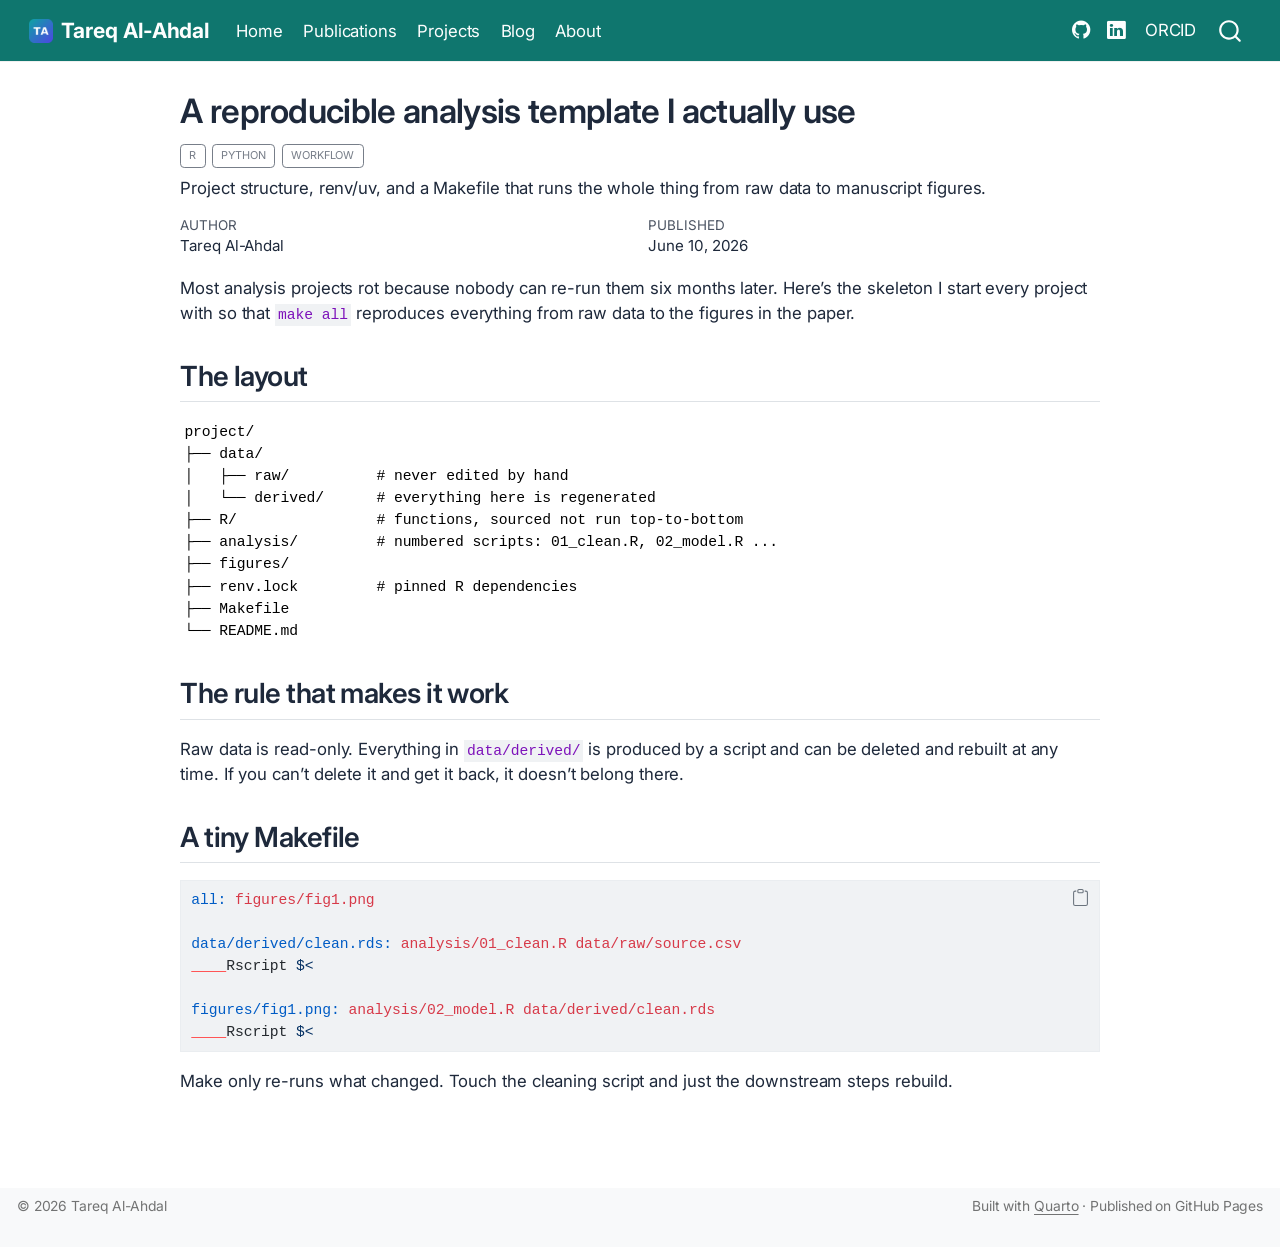
<file: posts/welcome/index.html>
<!DOCTYPE html>
<html xmlns="http://www.w3.org/1999/xhtml" lang="en" xml:lang="en"><head>

<meta charset="utf-8">
<meta name="generator" content="quarto-1.9.38">

<meta name="viewport" content="width=device-width, initial-scale=1.0, user-scalable=yes">

<meta name="author" content="Tareq Al-Ahdal">
<meta name="dcterms.date" content="2026-06-10">
<meta name="description" content="Project structure, renv/uv, and a Makefile that runs the whole thing from raw data to manuscript figures.">

<title>A reproducible analysis template I actually use – Tareq Al-Ahdal</title>
<style>
/* Default styles provided by pandoc.
** See https://pandoc.org/MANUAL.html#variables-for-html for config info.
*/
code{white-space: pre-wrap;}
span.smallcaps{font-variant: small-caps;}
div.columns{display: flex; gap: min(4vw, 1.5em);}
div.column{flex: auto; overflow-x: auto;}
div.hanging-indent{margin-left: 1.5em; text-indent: -1.5em;}
ul.task-list{list-style: none;}
ul.task-list li input[type="checkbox"] {
  width: 0.8em;
  margin: 0 0.8em 0.2em -1em; /* quarto-specific, see https://github.com/quarto-dev/quarto-cli/issues/4556 */ 
  vertical-align: middle;
}
/* CSS for syntax highlighting */
html { -webkit-text-size-adjust: 100%; }
pre > code.sourceCode { white-space: pre; position: relative; }
pre > code.sourceCode > span { display: inline-block; line-height: 1.25; }
pre > code.sourceCode > span:empty { height: 1.2em; }
.sourceCode { overflow: visible; }
code.sourceCode > span { color: inherit; text-decoration: inherit; }
div.sourceCode { margin: 1em 0; }
pre.sourceCode { margin: 0; }
@media screen {
div.sourceCode { overflow: auto; }
}
@media print {
pre > code.sourceCode { white-space: pre-wrap; }
pre > code.sourceCode > span { text-indent: -5em; padding-left: 5em; }
}
pre.numberSource code
  { counter-reset: source-line 0; }
pre.numberSource code > span
  { position: relative; left: -4em; counter-increment: source-line; }
pre.numberSource code > span > a:first-child::before
  { content: counter(source-line);
    position: relative; left: -1em; text-align: right; vertical-align: baseline;
    border: none; display: inline-block;
    -webkit-touch-callout: none; -webkit-user-select: none;
    -khtml-user-select: none; -moz-user-select: none;
    -ms-user-select: none; user-select: none;
    padding: 0 4px; width: 4em;
  }
pre.numberSource { margin-left: 3em;  padding-left: 4px; }
div.sourceCode
  {   }
@media screen {
pre > code.sourceCode > span > a:first-child::before { text-decoration: underline; }
}
</style>


<script src="../../site_libs/quarto-nav/quarto-nav.js"></script>
<script src="../../site_libs/quarto-nav/headroom.min.js"></script>
<script src="../../site_libs/clipboard/clipboard.min.js"></script>
<script src="../../site_libs/quarto-search/autocomplete.umd.js"></script>
<script src="../../site_libs/quarto-search/fuse.min.js"></script>
<script src="../../site_libs/quarto-search/quarto-search.js"></script>
<meta name="quarto:offset" content="../../">
<link href="../../images/logo.png" rel="icon" type="image/png">
<script src="../../site_libs/quarto-html/quarto.js" type="module"></script>
<script src="../../site_libs/quarto-html/tabsets/tabsets.js" type="module"></script>
<script src="../../site_libs/quarto-html/popper.min.js"></script>
<script src="../../site_libs/quarto-html/tippy.umd.min.js"></script>
<script src="../../site_libs/quarto-html/anchor.min.js"></script>
<link href="../../site_libs/quarto-html/tippy.css" rel="stylesheet">
<link href="../../site_libs/quarto-html/quarto-syntax-highlighting-de63f62b328812d8e578a4d74e282472.css" rel="stylesheet" id="quarto-text-highlighting-styles">
<script src="../../site_libs/bootstrap/bootstrap.min.js"></script>
<link href="../../site_libs/bootstrap/bootstrap-icons.css" rel="stylesheet">
<link href="../../site_libs/bootstrap/bootstrap-56cea1492749a53a4a9ebf262769b437.min.css" rel="stylesheet" append-hash="true" id="quarto-bootstrap" data-mode="light">
<script id="quarto-search-options" type="application/json">{
  "location": "navbar",
  "copy-button": false,
  "collapse-after": 3,
  "panel-placement": "end",
  "type": "overlay",
  "limit": 50,
  "keyboard-shortcut": [
    "f",
    "/",
    "s"
  ],
  "show-item-context": false,
  "language": {
    "search-no-results-text": "No results",
    "search-matching-documents-text": "matching documents",
    "search-copy-link-title": "Copy link to search",
    "search-hide-matches-text": "Hide additional matches",
    "search-more-match-text": "more match in this document",
    "search-more-matches-text": "more matches in this document",
    "search-clear-button-title": "Clear",
    "search-text-placeholder": "",
    "search-detached-cancel-button-title": "Cancel",
    "search-submit-button-title": "Submit",
    "search-label": "Search"
  }
}</script>


<link rel="stylesheet" href="../../styles.css">
</head>

<body class="nav-fixed fullcontent quarto-light">

<div id="quarto-search-results"></div>
  <header id="quarto-header" class="headroom fixed-top">
    <nav class="navbar navbar-expand-lg " data-bs-theme="dark">
      <div class="navbar-container container-fluid">
      <div class="navbar-brand-container mx-auto">
    <a href="../../index.html" class="navbar-brand navbar-brand-logo">
    <img src="../../images/logo.png" alt="" class="navbar-logo light-content">
    <img src="../../images/logo.png" alt="" class="navbar-logo dark-content">
    </a>
    <a class="navbar-brand" href="../../index.html">
    <span class="navbar-title">Tareq Al-Ahdal</span>
    </a>
  </div>
            <div id="quarto-search" class="" title="Search"></div>
          <button class="navbar-toggler" type="button" data-bs-toggle="collapse" data-bs-target="#navbarCollapse" aria-controls="navbarCollapse" role="menu" aria-expanded="false" aria-label="Toggle navigation" onclick="if (window.quartoToggleHeadroom) { window.quartoToggleHeadroom(); }">
  <span class="navbar-toggler-icon"></span>
</button>
          <div class="collapse navbar-collapse" id="navbarCollapse">
            <ul class="navbar-nav navbar-nav-scroll me-auto">
  <li class="nav-item">
    <a class="nav-link" href="../../index.html"> 
<span class="menu-text">Home</span></a>
  </li>  
  <li class="nav-item">
    <a class="nav-link" href="../../publications.html"> 
<span class="menu-text">Publications</span></a>
  </li>  
  <li class="nav-item">
    <a class="nav-link" href="../../projects.html"> 
<span class="menu-text">Projects</span></a>
  </li>  
  <li class="nav-item">
    <a class="nav-link" href="../../blog.html"> 
<span class="menu-text">Blog</span></a>
  </li>  
  <li class="nav-item">
    <a class="nav-link" href="../../about.html"> 
<span class="menu-text">About</span></a>
  </li>  
</ul>
            <ul class="navbar-nav navbar-nav-scroll ms-auto">
  <li class="nav-item compact">
    <a class="nav-link" href="https://github.com/alahdalta1"> <i class="bi bi-github" role="img" aria-label="GitHub">
</i> 
<span class="menu-text"></span></a>
  </li>  
  <li class="nav-item compact">
    <a class="nav-link" href="https://www.linkedin.com/in/tareq-al-ahdal-6515a4145/"> <i class="bi bi-linkedin" role="img" aria-label="LinkedIn">
</i> 
<span class="menu-text"></span></a>
  </li>  
  <li class="nav-item">
    <a class="nav-link" href="https://orcid.org/0000-0001-6693-4525"> 
<span class="menu-text">ORCID</span></a>
  </li>  
</ul>
          </div> <!-- /navcollapse -->
            <div class="quarto-navbar-tools">
</div>
      </div> <!-- /container-fluid -->
    </nav>
</header>
<!-- content -->
<div id="quarto-content" class="quarto-container page-columns page-rows-contents page-layout-article page-navbar">
<!-- sidebar -->
<!-- margin-sidebar -->
    
<!-- main -->
<main class="content" id="quarto-document-content">

<header id="title-block-header" class="quarto-title-block default">
<div class="quarto-title">
<h1 class="title">A reproducible analysis template I actually use</h1>
  <div class="quarto-categories">
    <div class="quarto-category">R</div>
    <div class="quarto-category">Python</div>
    <div class="quarto-category">Workflow</div>
  </div>
  </div>

<div>
  <div class="description">
    Project structure, renv/uv, and a Makefile that runs the whole thing from raw data to manuscript figures.
  </div>
</div>


<div class="quarto-title-meta">

    <div>
    <div class="quarto-title-meta-heading">Author</div>
    <div class="quarto-title-meta-contents">
             <p>Tareq Al-Ahdal </p>
          </div>
  </div>
    
    <div>
    <div class="quarto-title-meta-heading">Published</div>
    <div class="quarto-title-meta-contents">
      <p class="date">June 10, 2026</p>
    </div>
  </div>
  
    
  </div>
  


</header>


<p>Most analysis projects rot because nobody can re-run them six months later. Here’s the skeleton I start every project with so that <code>make all</code> reproduces everything from raw data to the figures in the paper.</p>
<section id="the-layout" class="level2">
<h2 class="anchored" data-anchor-id="the-layout">The layout</h2>
<pre><code>project/
├── data/
│   ├── raw/          # never edited by hand
│   └── derived/      # everything here is regenerated
├── R/                # functions, sourced not run top-to-bottom
├── analysis/         # numbered scripts: 01_clean.R, 02_model.R ...
├── figures/
├── renv.lock         # pinned R dependencies
├── Makefile
└── README.md</code></pre>
</section>
<section id="the-rule-that-makes-it-work" class="level2">
<h2 class="anchored" data-anchor-id="the-rule-that-makes-it-work">The rule that makes it work</h2>
<p>Raw data is read-only. Everything in <code>data/derived/</code> is produced by a script and can be deleted and rebuilt at any time. If you can’t delete it and get it back, it doesn’t belong there.</p>
</section>
<section id="a-tiny-makefile" class="level2">
<h2 class="anchored" data-anchor-id="a-tiny-makefile">A tiny Makefile</h2>
<div class="code-copy-outer-scaffold"><div class="sourceCode" id="cb2"><pre class="sourceCode makefile code-with-copy"><code class="sourceCode makefile"><span id="cb2-1"><a href="#cb2-1" aria-hidden="true" tabindex="-1"></a><span class="dv">all:</span><span class="dt"> figures/fig1.png</span></span>
<span id="cb2-2"><a href="#cb2-2" aria-hidden="true" tabindex="-1"></a></span>
<span id="cb2-3"><a href="#cb2-3" aria-hidden="true" tabindex="-1"></a><span class="dv">data/derived/clean.rds:</span><span class="dt"> analysis/01_clean.R data/raw/source.csv</span></span>
<span id="cb2-4"><a href="#cb2-4" aria-hidden="true" tabindex="-1"></a><span class="er">    </span>Rscript <span class="ch">$&lt;</span></span>
<span id="cb2-5"><a href="#cb2-5" aria-hidden="true" tabindex="-1"></a></span>
<span id="cb2-6"><a href="#cb2-6" aria-hidden="true" tabindex="-1"></a><span class="dv">figures/fig1.png:</span><span class="dt"> analysis/02_model.R data/derived/clean.rds</span></span>
<span id="cb2-7"><a href="#cb2-7" aria-hidden="true" tabindex="-1"></a><span class="er">    </span>Rscript <span class="ch">$&lt;</span></span></code></pre></div><button title="Copy to Clipboard" class="code-copy-button"><i class="bi"></i></button></div>
<p>Make only re-runs what changed. Touch the cleaning script and just the downstream steps rebuild.</p>


</section>

</main> <!-- /main -->
<script id="quarto-html-after-body" type="application/javascript">
  window.document.addEventListener("DOMContentLoaded", function (event) {
    const icon = "";
    const anchorJS = new window.AnchorJS();
    anchorJS.options = {
      placement: 'right',
      icon: icon
    };
    anchorJS.add('.anchored');
    const isCodeAnnotation = (el) => {
      for (const clz of el.classList) {
        if (clz.startsWith('code-annotation-')) {                     
          return true;
        }
      }
      return false;
    }
    const onCopySuccess = function(e) {
      // button target
      const button = e.trigger;
      // don't keep focus
      button.blur();
      // flash "checked"
      button.classList.add('code-copy-button-checked');
      var currentTitle = button.getAttribute("title");
      button.setAttribute("title", "Copied!");
      let tooltip;
      if (window.bootstrap) {
        button.setAttribute("data-bs-toggle", "tooltip");
        button.setAttribute("data-bs-placement", "left");
        button.setAttribute("data-bs-title", "Copied!");
        tooltip = new bootstrap.Tooltip(button, 
          { trigger: "manual", 
            customClass: "code-copy-button-tooltip",
            offset: [0, -8]});
        tooltip.show();    
      }
      setTimeout(function() {
        if (tooltip) {
          tooltip.hide();
          button.removeAttribute("data-bs-title");
          button.removeAttribute("data-bs-toggle");
          button.removeAttribute("data-bs-placement");
        }
        button.setAttribute("title", currentTitle);
        button.classList.remove('code-copy-button-checked');
      }, 1000);
      // clear code selection
      e.clearSelection();
    }
    const getTextToCopy = function(trigger) {
      const outerScaffold = trigger.parentElement.cloneNode(true);
      const codeEl = outerScaffold.querySelector('code');
      for (const childEl of codeEl.children) {
        if (isCodeAnnotation(childEl)) {
          childEl.remove();
        }
      }
      return codeEl.innerText;
    }
    const clipboard = new window.ClipboardJS('.code-copy-button:not([data-in-quarto-modal])', {
      text: getTextToCopy
    });
    clipboard.on('success', onCopySuccess);
    if (window.document.getElementById('quarto-embedded-source-code-modal')) {
      const clipboardModal = new window.ClipboardJS('.code-copy-button[data-in-quarto-modal]', {
        text: getTextToCopy,
        container: window.document.getElementById('quarto-embedded-source-code-modal')
      });
      clipboardModal.on('success', onCopySuccess);
    }
      var localhostRegex = new RegExp(/^(?:http|https):\/\/localhost\:?[0-9]*\//);
      var mailtoRegex = new RegExp(/^mailto:/);
        var filterRegex = new RegExp("https:\/\/alahdalta1\.github\.io");
      var isInternal = (href) => {
          return filterRegex.test(href) || localhostRegex.test(href) || mailtoRegex.test(href);
      }
      // Inspect non-navigation links and adorn them if external
     var links = window.document.querySelectorAll('a[href]:not(.nav-link):not(.navbar-brand):not(.toc-action):not(.sidebar-link):not(.sidebar-item-toggle):not(.pagination-link):not(.no-external):not([aria-hidden]):not(.dropdown-item):not(.quarto-navigation-tool):not(.about-link)');
      for (var i=0; i<links.length; i++) {
        const link = links[i];
        if (!isInternal(link.href)) {
          // undo the damage that might have been done by quarto-nav.js in the case of
          // links that we want to consider external
          if (link.dataset.originalHref !== undefined) {
            link.href = link.dataset.originalHref;
          }
        }
      }
    function tippyHover(el, contentFn, onTriggerFn, onUntriggerFn) {
      const config = {
        allowHTML: true,
        maxWidth: 500,
        delay: 100,
        arrow: false,
        appendTo: function(el) {
            return el.parentElement;
        },
        interactive: true,
        interactiveBorder: 10,
        theme: 'quarto',
        placement: 'bottom-start',
      };
      if (contentFn) {
        config.content = contentFn;
      }
      if (onTriggerFn) {
        config.onTrigger = onTriggerFn;
      }
      if (onUntriggerFn) {
        config.onUntrigger = onUntriggerFn;
      }
      window.tippy(el, config); 
    }
    const noterefs = window.document.querySelectorAll('a[role="doc-noteref"]');
    for (var i=0; i<noterefs.length; i++) {
      const ref = noterefs[i];
      tippyHover(ref, function() {
        // use id or data attribute instead here
        let href = ref.getAttribute('data-footnote-href') || ref.getAttribute('href');
        try { href = new URL(href).hash; } catch {}
        const id = href.replace(/^#\/?/, "");
        const note = window.document.getElementById(id);
        if (note) {
          return note.innerHTML;
        } else {
          return "";
        }
      });
    }
    const xrefs = window.document.querySelectorAll('a.quarto-xref');
    const processXRef = (id, note) => {
      // Strip column container classes
      const stripColumnClz = (el) => {
        el.classList.remove("page-full", "page-columns");
        if (el.children) {
          for (const child of el.children) {
            stripColumnClz(child);
          }
        }
      }
      stripColumnClz(note)
      if (id === null || id.startsWith('sec-')) {
        // Special case sections, only their first couple elements
        const container = document.createElement("div");
        if (note.children && note.children.length > 2) {
          container.appendChild(note.children[0].cloneNode(true));
          for (let i = 1; i < note.children.length; i++) {
            const child = note.children[i];
            if (child.tagName === "P" && child.innerText === "") {
              continue;
            } else {
              container.appendChild(child.cloneNode(true));
              break;
            }
          }
          if (window.Quarto?.typesetMath) {
            window.Quarto.typesetMath(container);
          }
          return container.innerHTML
        } else {
          if (window.Quarto?.typesetMath) {
            window.Quarto.typesetMath(note);
          }
          return note.innerHTML;
        }
      } else {
        // Remove any anchor links if they are present
        const anchorLink = note.querySelector('a.anchorjs-link');
        if (anchorLink) {
          anchorLink.remove();
        }
        if (window.Quarto?.typesetMath) {
          window.Quarto.typesetMath(note);
        }
        if (note.classList.contains("callout")) {
          return note.outerHTML;
        } else {
          return note.innerHTML;
        }
      }
    }
    for (var i=0; i<xrefs.length; i++) {
      const xref = xrefs[i];
      tippyHover(xref, undefined, function(instance) {
        instance.disable();
        let url = xref.getAttribute('href');
        let hash = undefined; 
        if (url.startsWith('#')) {
          hash = url;
        } else {
          try { hash = new URL(url).hash; } catch {}
        }
        if (hash) {
          const id = hash.replace(/^#\/?/, "");
          const note = window.document.getElementById(id);
          if (note !== null) {
            try {
              const html = processXRef(id, note.cloneNode(true));
              instance.setContent(html);
            } finally {
              instance.enable();
              instance.show();
            }
          } else {
            // See if we can fetch this
            fetch(url.split('#')[0])
            .then(res => res.text())
            .then(html => {
              const parser = new DOMParser();
              const htmlDoc = parser.parseFromString(html, "text/html");
              const note = htmlDoc.getElementById(id);
              if (note !== null) {
                const html = processXRef(id, note);
                instance.setContent(html);
              } 
            }).finally(() => {
              instance.enable();
              instance.show();
            });
          }
        } else {
          // See if we can fetch a full url (with no hash to target)
          // This is a special case and we should probably do some content thinning / targeting
          fetch(url)
          .then(res => res.text())
          .then(html => {
            const parser = new DOMParser();
            const htmlDoc = parser.parseFromString(html, "text/html");
            const note = htmlDoc.querySelector('main.content');
            if (note !== null) {
              // This should only happen for chapter cross references
              // (since there is no id in the URL)
              // remove the first header
              if (note.children.length > 0 && note.children[0].tagName === "HEADER") {
                note.children[0].remove();
              }
              const html = processXRef(null, note);
              instance.setContent(html);
            } 
          }).finally(() => {
            instance.enable();
            instance.show();
          });
        }
      }, function(instance) {
      });
    }
        let selectedAnnoteEl;
        const selectorForAnnotation = ( cell, annotation) => {
          let cellAttr = 'data-code-cell="' + cell + '"';
          let lineAttr = 'data-code-annotation="' +  annotation + '"';
          const selector = 'span[' + cellAttr + '][' + lineAttr + ']';
          return selector;
        }
        const selectCodeLines = (annoteEl) => {
          const doc = window.document;
          const targetCell = annoteEl.getAttribute("data-target-cell");
          const targetAnnotation = annoteEl.getAttribute("data-target-annotation");
          const annoteSpan = window.document.querySelector(selectorForAnnotation(targetCell, targetAnnotation));
          const lines = annoteSpan.getAttribute("data-code-lines").split(",");
          const lineIds = lines.map((line) => {
            return targetCell + "-" + line;
          })
          let top = null;
          let height = null;
          let parent = null;
          if (lineIds.length > 0) {
              //compute the position of the single el (top and bottom and make a div)
              const el = window.document.getElementById(lineIds[0]);
              top = el.offsetTop;
              height = el.offsetHeight;
              parent = el.parentElement.parentElement;
            if (lineIds.length > 1) {
              const lastEl = window.document.getElementById(lineIds[lineIds.length - 1]);
              const bottom = lastEl.offsetTop + lastEl.offsetHeight;
              height = bottom - top;
            }
            if (top !== null && height !== null && parent !== null) {
              // cook up a div (if necessary) and position it 
              let div = window.document.getElementById("code-annotation-line-highlight");
              if (div === null) {
                div = window.document.createElement("div");
                div.setAttribute("id", "code-annotation-line-highlight");
                div.style.position = 'absolute';
                parent.appendChild(div);
              }
              div.style.top = top - 2 + "px";
              div.style.height = height + 4 + "px";
              div.style.left = 0;
              let gutterDiv = window.document.getElementById("code-annotation-line-highlight-gutter");
              if (gutterDiv === null) {
                gutterDiv = window.document.createElement("div");
                gutterDiv.setAttribute("id", "code-annotation-line-highlight-gutter");
                gutterDiv.style.position = 'absolute';
                const codeCell = window.document.getElementById(targetCell);
                const gutter = codeCell.querySelector('.code-annotation-gutter');
                gutter.appendChild(gutterDiv);
              }
              gutterDiv.style.top = top - 2 + "px";
              gutterDiv.style.height = height + 4 + "px";
            }
            selectedAnnoteEl = annoteEl;
          }
        };
        const unselectCodeLines = () => {
          const elementsIds = ["code-annotation-line-highlight", "code-annotation-line-highlight-gutter"];
          elementsIds.forEach((elId) => {
            const div = window.document.getElementById(elId);
            if (div) {
              div.remove();
            }
          });
          selectedAnnoteEl = undefined;
        };
          // Handle positioning of the toggle
      window.addEventListener(
        "resize",
        throttle(() => {
          elRect = undefined;
          if (selectedAnnoteEl) {
            selectCodeLines(selectedAnnoteEl);
          }
        }, 10)
      );
      function throttle(fn, ms) {
      let throttle = false;
      let timer;
        return (...args) => {
          if(!throttle) { // first call gets through
              fn.apply(this, args);
              throttle = true;
          } else { // all the others get throttled
              if(timer) clearTimeout(timer); // cancel #2
              timer = setTimeout(() => {
                fn.apply(this, args);
                timer = throttle = false;
              }, ms);
          }
        };
      }
        // Attach click handler to the DT
        const annoteDls = window.document.querySelectorAll('dt[data-target-cell]');
        for (const annoteDlNode of annoteDls) {
          annoteDlNode.addEventListener('click', (event) => {
            const clickedEl = event.target;
            if (clickedEl !== selectedAnnoteEl) {
              unselectCodeLines();
              const activeEl = window.document.querySelector('dt[data-target-cell].code-annotation-active');
              if (activeEl) {
                activeEl.classList.remove('code-annotation-active');
              }
              selectCodeLines(clickedEl);
              clickedEl.classList.add('code-annotation-active');
            } else {
              // Unselect the line
              unselectCodeLines();
              clickedEl.classList.remove('code-annotation-active');
            }
          });
        }
    const findCites = (el) => {
      const parentEl = el.parentElement;
      if (parentEl) {
        const cites = parentEl.dataset.cites;
        if (cites) {
          return {
            el,
            cites: cites.split(' ')
          };
        } else {
          return findCites(el.parentElement)
        }
      } else {
        return undefined;
      }
    };
    var bibliorefs = window.document.querySelectorAll('a[role="doc-biblioref"]');
    for (var i=0; i<bibliorefs.length; i++) {
      const ref = bibliorefs[i];
      const citeInfo = findCites(ref);
      if (citeInfo) {
        tippyHover(citeInfo.el, function() {
          var popup = window.document.createElement('div');
          citeInfo.cites.forEach(function(cite) {
            var citeDiv = window.document.createElement('div');
            citeDiv.classList.add('hanging-indent');
            citeDiv.classList.add('csl-entry');
            var biblioDiv = window.document.getElementById('ref-' + cite);
            if (biblioDiv) {
              citeDiv.innerHTML = biblioDiv.innerHTML;
            }
            popup.appendChild(citeDiv);
          });
          return popup.innerHTML;
        });
      }
    }
  });
  </script>
</div> <!-- /content -->
<footer class="footer">
  <div class="nav-footer">
    <div class="nav-footer-left">
<p>© 2026 Tareq Al-Ahdal</p>
</div>   
    <div class="nav-footer-center">
      &nbsp;
    </div>
    <div class="nav-footer-right">
<p>Built with <a href="https://quarto.org">Quarto</a> · Published on GitHub Pages</p>
</div>
  </div>
</footer>




</body></html>
</file>
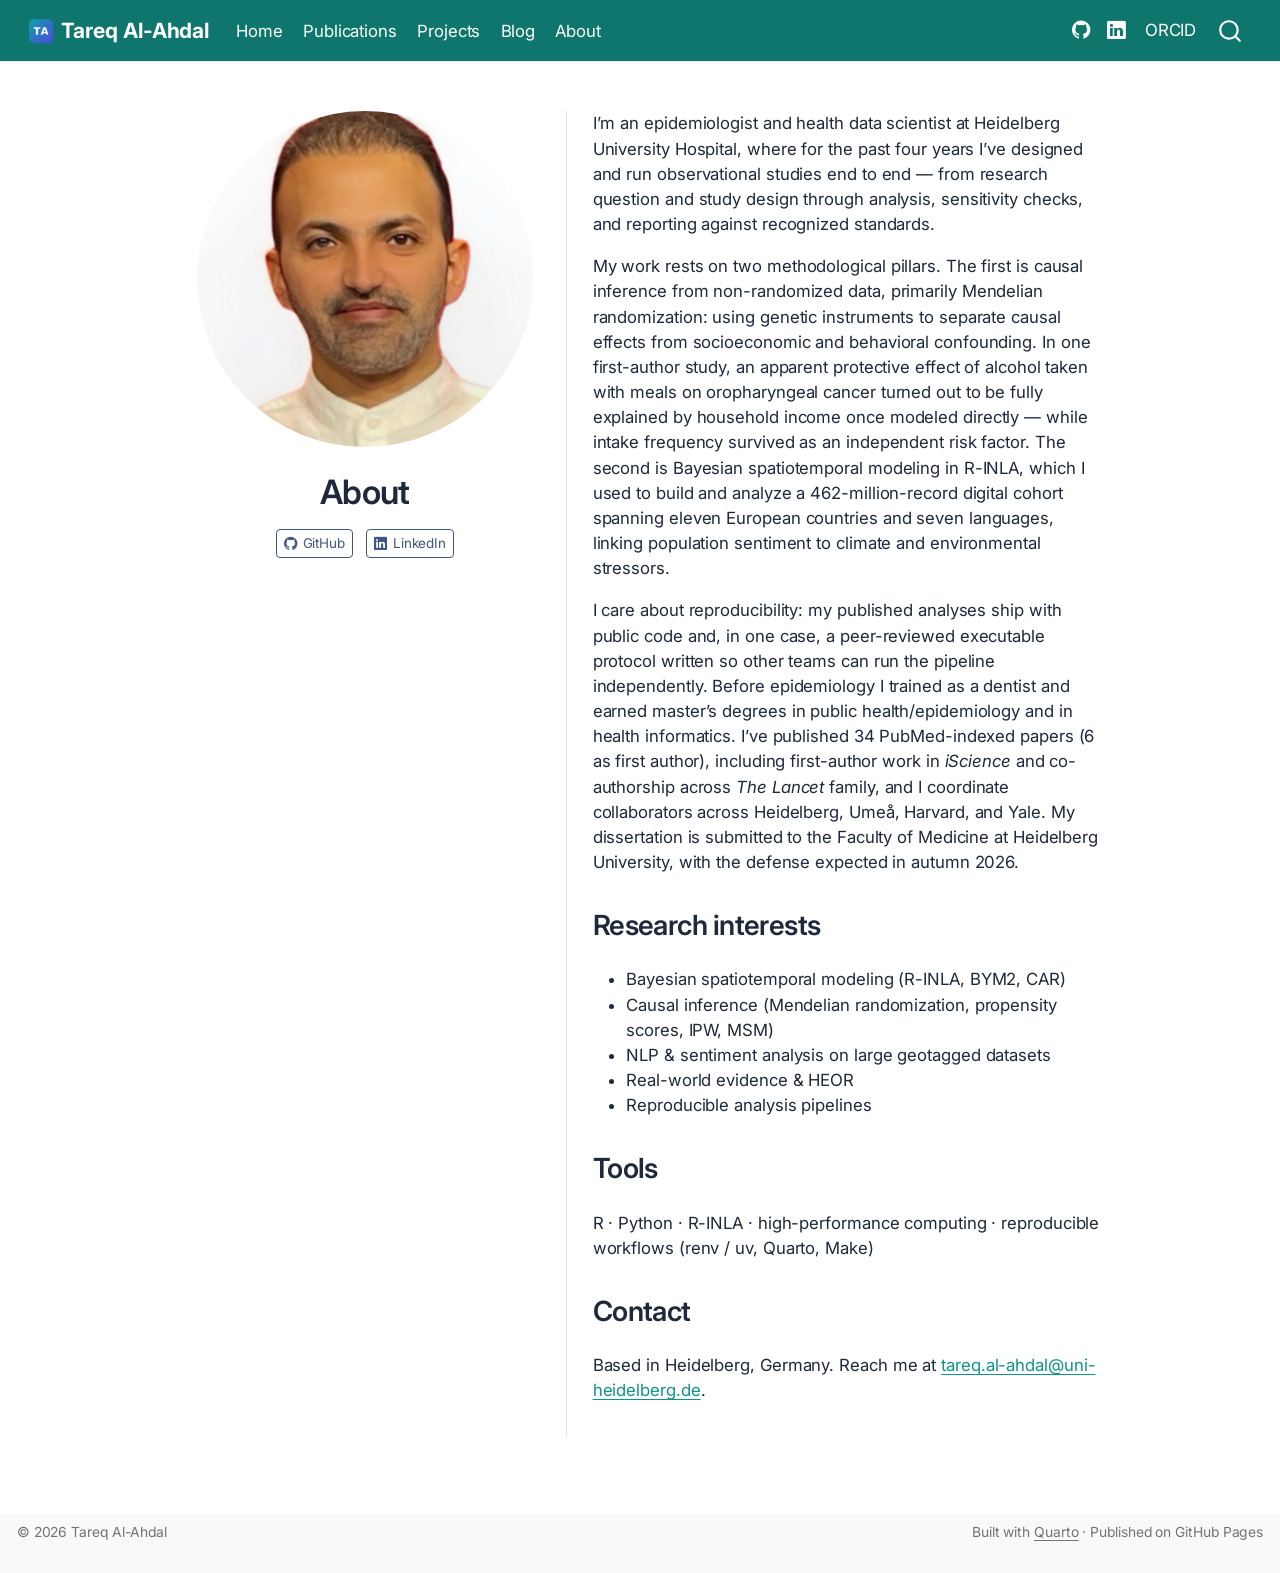
<file: about.html>
<!DOCTYPE html>
<html xmlns="http://www.w3.org/1999/xhtml" lang="en" xml:lang="en"><head>

<meta charset="utf-8">
<meta name="generator" content="quarto-1.9.38">

<meta name="viewport" content="width=device-width, initial-scale=1.0, user-scalable=yes">


<title>About — Tareq Al-Ahdal – Tareq Al-Ahdal</title>
<style>
/* Default styles provided by pandoc.
** See https://pandoc.org/MANUAL.html#variables-for-html for config info.
*/
code{white-space: pre-wrap;}
span.smallcaps{font-variant: small-caps;}
div.columns{display: flex; gap: min(4vw, 1.5em);}
div.column{flex: auto; overflow-x: auto;}
div.hanging-indent{margin-left: 1.5em; text-indent: -1.5em;}
ul.task-list{list-style: none;}
ul.task-list li input[type="checkbox"] {
  width: 0.8em;
  margin: 0 0.8em 0.2em -1em; /* quarto-specific, see https://github.com/quarto-dev/quarto-cli/issues/4556 */ 
  vertical-align: middle;
}
</style>


<script src="site_libs/quarto-nav/quarto-nav.js"></script>
<script src="site_libs/quarto-nav/headroom.min.js"></script>
<script src="site_libs/clipboard/clipboard.min.js"></script>
<script src="site_libs/quarto-search/autocomplete.umd.js"></script>
<script src="site_libs/quarto-search/fuse.min.js"></script>
<script src="site_libs/quarto-search/quarto-search.js"></script>
<meta name="quarto:offset" content="./">
<link href="./images/logo.png" rel="icon" type="image/png">
<script src="site_libs/quarto-html/quarto.js" type="module"></script>
<script src="site_libs/quarto-html/tabsets/tabsets.js" type="module"></script>
<script src="site_libs/quarto-html/popper.min.js"></script>
<script src="site_libs/quarto-html/tippy.umd.min.js"></script>
<link href="site_libs/quarto-html/tippy.css" rel="stylesheet">
<link href="site_libs/quarto-html/quarto-syntax-highlighting-de63f62b328812d8e578a4d74e282472.css" rel="stylesheet" id="quarto-text-highlighting-styles">
<script src="site_libs/bootstrap/bootstrap.min.js"></script>
<link href="site_libs/bootstrap/bootstrap-icons.css" rel="stylesheet">
<link href="site_libs/bootstrap/bootstrap-56cea1492749a53a4a9ebf262769b437.min.css" rel="stylesheet" append-hash="true" id="quarto-bootstrap" data-mode="light">
<script id="quarto-search-options" type="application/json">{
  "location": "navbar",
  "copy-button": false,
  "collapse-after": 3,
  "panel-placement": "end",
  "type": "overlay",
  "limit": 50,
  "keyboard-shortcut": [
    "f",
    "/",
    "s"
  ],
  "show-item-context": false,
  "language": {
    "search-no-results-text": "No results",
    "search-matching-documents-text": "matching documents",
    "search-copy-link-title": "Copy link to search",
    "search-hide-matches-text": "Hide additional matches",
    "search-more-match-text": "more match in this document",
    "search-more-matches-text": "more matches in this document",
    "search-clear-button-title": "Clear",
    "search-text-placeholder": "",
    "search-detached-cancel-button-title": "Cancel",
    "search-submit-button-title": "Submit",
    "search-label": "Search"
  }
}</script>


<link rel="stylesheet" href="styles.css">
</head>

<body class="nav-fixed fullcontent quarto-light">

<div id="quarto-search-results"></div>
  <header id="quarto-header" class="headroom fixed-top">
    <nav class="navbar navbar-expand-lg " data-bs-theme="dark">
      <div class="navbar-container container-fluid">
      <div class="navbar-brand-container mx-auto">
    <a href="./index.html" class="navbar-brand navbar-brand-logo">
    <img src="./images/logo.png" alt="" class="navbar-logo light-content">
    <img src="./images/logo.png" alt="" class="navbar-logo dark-content">
    </a>
    <a class="navbar-brand" href="./index.html">
    <span class="navbar-title">Tareq Al-Ahdal</span>
    </a>
  </div>
            <div id="quarto-search" class="" title="Search"></div>
          <button class="navbar-toggler" type="button" data-bs-toggle="collapse" data-bs-target="#navbarCollapse" aria-controls="navbarCollapse" role="menu" aria-expanded="false" aria-label="Toggle navigation" onclick="if (window.quartoToggleHeadroom) { window.quartoToggleHeadroom(); }">
  <span class="navbar-toggler-icon"></span>
</button>
          <div class="collapse navbar-collapse" id="navbarCollapse">
            <ul class="navbar-nav navbar-nav-scroll me-auto">
  <li class="nav-item">
    <a class="nav-link" href="./index.html"> 
<span class="menu-text">Home</span></a>
  </li>  
  <li class="nav-item">
    <a class="nav-link" href="./publications.html"> 
<span class="menu-text">Publications</span></a>
  </li>  
  <li class="nav-item">
    <a class="nav-link" href="./projects.html"> 
<span class="menu-text">Projects</span></a>
  </li>  
  <li class="nav-item">
    <a class="nav-link" href="./blog.html"> 
<span class="menu-text">Blog</span></a>
  </li>  
  <li class="nav-item">
    <a class="nav-link active" href="./about.html" aria-current="page"> 
<span class="menu-text">About</span></a>
  </li>  
</ul>
            <ul class="navbar-nav navbar-nav-scroll ms-auto">
  <li class="nav-item compact">
    <a class="nav-link" href="https://github.com/alahdalta1"> <i class="bi bi-github" role="img" aria-label="GitHub">
</i> 
<span class="menu-text"></span></a>
  </li>  
  <li class="nav-item compact">
    <a class="nav-link" href="https://www.linkedin.com/in/tareq-al-ahdal-6515a4145/"> <i class="bi bi-linkedin" role="img" aria-label="LinkedIn">
</i> 
<span class="menu-text"></span></a>
  </li>  
  <li class="nav-item">
    <a class="nav-link" href="https://orcid.org/0000-0001-6693-4525"> 
<span class="menu-text">ORCID</span></a>
  </li>  
</ul>
          </div> <!-- /navcollapse -->
            <div class="quarto-navbar-tools">
</div>
      </div> <!-- /container-fluid -->
    </nav>
</header>
<!-- content -->
<div id="quarto-content" class="quarto-container page-columns page-rows-contents page-layout-article page-navbar">
<!-- sidebar -->
<!-- margin-sidebar -->
    
<!-- main -->
<div class="quarto-about-trestles">
  <div class="about-entity">
    <img src="images/profile.jpeg" class="about-image
  round " style="height: 20em; width: 20em;">
<header id="title-block-header" class="quarto-title-block default">
<div class="quarto-title">
<h1 class="title">About</h1>
</div>
<div class="quarto-title-meta">
  </div>
</header>
    <div class="about-links">
  <a href="https://github.com/alahdalta1" class="about-link" rel="" target="">
    <i class="bi bi-github"></i>
     <span class="about-link-text">GitHub</span>
  </a>
  <a href="https://www.linkedin.com/in/tareq-al-ahdal-6515a4145/" class="about-link" rel="" target="">
    <i class="bi bi-linkedin"></i>
     <span class="about-link-text">LinkedIn</span>
  </a>
</div>
  </div>
  <div class="about-contents"><main class="content" id="quarto-document-content">
<p>I’m an epidemiologist and health data scientist at Heidelberg University Hospital, where for the past four years I’ve designed and run observational studies end to end — from research question and study design through analysis, sensitivity checks, and reporting against recognized standards.</p>
<p>My work rests on two methodological pillars. The first is causal inference from non-randomized data, primarily Mendelian randomization: using genetic instruments to separate causal effects from socioeconomic and behavioral confounding. In one first-author study, an apparent protective effect of alcohol taken with meals on oropharyngeal cancer turned out to be fully explained by household income once modeled directly — while intake frequency survived as an independent risk factor. The second is Bayesian spatiotemporal modeling in R-INLA, which I used to build and analyze a 462-million-record digital cohort spanning eleven European countries and seven languages, linking population sentiment to climate and environmental stressors.</p>
<p>I care about reproducibility: my published analyses ship with public code and, in one case, a peer-reviewed executable protocol written so other teams can run the pipeline independently. Before epidemiology I trained as a dentist and earned master’s degrees in public health/epidemiology and in health informatics. I’ve published 34 PubMed-indexed papers (6 as first author), including first-author work in <em>iScience</em> and co-authorship across <em>The Lancet</em> family, and I coordinate collaborators across Heidelberg, Umeå, Harvard, and Yale. My dissertation is submitted to the Faculty of Medicine at Heidelberg University, with the defense expected in autumn 2026.</p>
<section id="research-interests" class="level2">
<h2 data-anchor-id="research-interests">Research interests</h2>
<ul>
<li>Bayesian spatiotemporal modeling (R-INLA, BYM2, CAR)</li>
<li>Causal inference (Mendelian randomization, propensity scores, IPW, MSM)</li>
<li>NLP &amp; sentiment analysis on large geotagged datasets</li>
<li>Real-world evidence &amp; HEOR</li>
<li>Reproducible analysis pipelines</li>
</ul>
</section>
<section id="tools" class="level2">
<h2 data-anchor-id="tools">Tools</h2>
<p>R · Python · R-INLA · high-performance computing · reproducible workflows (renv / uv, Quarto, Make)</p>
</section>
<section id="contact" class="level2">
<h2 data-anchor-id="contact">Contact</h2>
<p>Based in Heidelberg, Germany. Reach me at <a href="mailto:tareq.al-ahdal@uni-heidelberg.de">tareq.al-ahdal@uni-heidelberg.de</a>.</p>


</section>
</main></div>
</div>
 <!-- /main -->
<script id="quarto-html-after-body" type="application/javascript">
  window.document.addEventListener("DOMContentLoaded", function (event) {
    const isCodeAnnotation = (el) => {
      for (const clz of el.classList) {
        if (clz.startsWith('code-annotation-')) {                     
          return true;
        }
      }
      return false;
    }
    const onCopySuccess = function(e) {
      // button target
      const button = e.trigger;
      // don't keep focus
      button.blur();
      // flash "checked"
      button.classList.add('code-copy-button-checked');
      var currentTitle = button.getAttribute("title");
      button.setAttribute("title", "Copied!");
      let tooltip;
      if (window.bootstrap) {
        button.setAttribute("data-bs-toggle", "tooltip");
        button.setAttribute("data-bs-placement", "left");
        button.setAttribute("data-bs-title", "Copied!");
        tooltip = new bootstrap.Tooltip(button, 
          { trigger: "manual", 
            customClass: "code-copy-button-tooltip",
            offset: [0, -8]});
        tooltip.show();    
      }
      setTimeout(function() {
        if (tooltip) {
          tooltip.hide();
          button.removeAttribute("data-bs-title");
          button.removeAttribute("data-bs-toggle");
          button.removeAttribute("data-bs-placement");
        }
        button.setAttribute("title", currentTitle);
        button.classList.remove('code-copy-button-checked');
      }, 1000);
      // clear code selection
      e.clearSelection();
    }
    const getTextToCopy = function(trigger) {
      const outerScaffold = trigger.parentElement.cloneNode(true);
      const codeEl = outerScaffold.querySelector('code');
      for (const childEl of codeEl.children) {
        if (isCodeAnnotation(childEl)) {
          childEl.remove();
        }
      }
      return codeEl.innerText;
    }
    const clipboard = new window.ClipboardJS('.code-copy-button:not([data-in-quarto-modal])', {
      text: getTextToCopy
    });
    clipboard.on('success', onCopySuccess);
    if (window.document.getElementById('quarto-embedded-source-code-modal')) {
      const clipboardModal = new window.ClipboardJS('.code-copy-button[data-in-quarto-modal]', {
        text: getTextToCopy,
        container: window.document.getElementById('quarto-embedded-source-code-modal')
      });
      clipboardModal.on('success', onCopySuccess);
    }
      var localhostRegex = new RegExp(/^(?:http|https):\/\/localhost\:?[0-9]*\//);
      var mailtoRegex = new RegExp(/^mailto:/);
        var filterRegex = new RegExp("https:\/\/alahdalta1\.github\.io");
      var isInternal = (href) => {
          return filterRegex.test(href) || localhostRegex.test(href) || mailtoRegex.test(href);
      }
      // Inspect non-navigation links and adorn them if external
     var links = window.document.querySelectorAll('a[href]:not(.nav-link):not(.navbar-brand):not(.toc-action):not(.sidebar-link):not(.sidebar-item-toggle):not(.pagination-link):not(.no-external):not([aria-hidden]):not(.dropdown-item):not(.quarto-navigation-tool):not(.about-link)');
      for (var i=0; i<links.length; i++) {
        const link = links[i];
        if (!isInternal(link.href)) {
          // undo the damage that might have been done by quarto-nav.js in the case of
          // links that we want to consider external
          if (link.dataset.originalHref !== undefined) {
            link.href = link.dataset.originalHref;
          }
        }
      }
    function tippyHover(el, contentFn, onTriggerFn, onUntriggerFn) {
      const config = {
        allowHTML: true,
        maxWidth: 500,
        delay: 100,
        arrow: false,
        appendTo: function(el) {
            return el.parentElement;
        },
        interactive: true,
        interactiveBorder: 10,
        theme: 'quarto',
        placement: 'bottom-start',
      };
      if (contentFn) {
        config.content = contentFn;
      }
      if (onTriggerFn) {
        config.onTrigger = onTriggerFn;
      }
      if (onUntriggerFn) {
        config.onUntrigger = onUntriggerFn;
      }
      window.tippy(el, config); 
    }
    const noterefs = window.document.querySelectorAll('a[role="doc-noteref"]');
    for (var i=0; i<noterefs.length; i++) {
      const ref = noterefs[i];
      tippyHover(ref, function() {
        // use id or data attribute instead here
        let href = ref.getAttribute('data-footnote-href') || ref.getAttribute('href');
        try { href = new URL(href).hash; } catch {}
        const id = href.replace(/^#\/?/, "");
        const note = window.document.getElementById(id);
        if (note) {
          return note.innerHTML;
        } else {
          return "";
        }
      });
    }
    const xrefs = window.document.querySelectorAll('a.quarto-xref');
    const processXRef = (id, note) => {
      // Strip column container classes
      const stripColumnClz = (el) => {
        el.classList.remove("page-full", "page-columns");
        if (el.children) {
          for (const child of el.children) {
            stripColumnClz(child);
          }
        }
      }
      stripColumnClz(note)
      if (id === null || id.startsWith('sec-')) {
        // Special case sections, only their first couple elements
        const container = document.createElement("div");
        if (note.children && note.children.length > 2) {
          container.appendChild(note.children[0].cloneNode(true));
          for (let i = 1; i < note.children.length; i++) {
            const child = note.children[i];
            if (child.tagName === "P" && child.innerText === "") {
              continue;
            } else {
              container.appendChild(child.cloneNode(true));
              break;
            }
          }
          if (window.Quarto?.typesetMath) {
            window.Quarto.typesetMath(container);
          }
          return container.innerHTML
        } else {
          if (window.Quarto?.typesetMath) {
            window.Quarto.typesetMath(note);
          }
          return note.innerHTML;
        }
      } else {
        // Remove any anchor links if they are present
        const anchorLink = note.querySelector('a.anchorjs-link');
        if (anchorLink) {
          anchorLink.remove();
        }
        if (window.Quarto?.typesetMath) {
          window.Quarto.typesetMath(note);
        }
        if (note.classList.contains("callout")) {
          return note.outerHTML;
        } else {
          return note.innerHTML;
        }
      }
    }
    for (var i=0; i<xrefs.length; i++) {
      const xref = xrefs[i];
      tippyHover(xref, undefined, function(instance) {
        instance.disable();
        let url = xref.getAttribute('href');
        let hash = undefined; 
        if (url.startsWith('#')) {
          hash = url;
        } else {
          try { hash = new URL(url).hash; } catch {}
        }
        if (hash) {
          const id = hash.replace(/^#\/?/, "");
          const note = window.document.getElementById(id);
          if (note !== null) {
            try {
              const html = processXRef(id, note.cloneNode(true));
              instance.setContent(html);
            } finally {
              instance.enable();
              instance.show();
            }
          } else {
            // See if we can fetch this
            fetch(url.split('#')[0])
            .then(res => res.text())
            .then(html => {
              const parser = new DOMParser();
              const htmlDoc = parser.parseFromString(html, "text/html");
              const note = htmlDoc.getElementById(id);
              if (note !== null) {
                const html = processXRef(id, note);
                instance.setContent(html);
              } 
            }).finally(() => {
              instance.enable();
              instance.show();
            });
          }
        } else {
          // See if we can fetch a full url (with no hash to target)
          // This is a special case and we should probably do some content thinning / targeting
          fetch(url)
          .then(res => res.text())
          .then(html => {
            const parser = new DOMParser();
            const htmlDoc = parser.parseFromString(html, "text/html");
            const note = htmlDoc.querySelector('main.content');
            if (note !== null) {
              // This should only happen for chapter cross references
              // (since there is no id in the URL)
              // remove the first header
              if (note.children.length > 0 && note.children[0].tagName === "HEADER") {
                note.children[0].remove();
              }
              const html = processXRef(null, note);
              instance.setContent(html);
            } 
          }).finally(() => {
            instance.enable();
            instance.show();
          });
        }
      }, function(instance) {
      });
    }
        let selectedAnnoteEl;
        const selectorForAnnotation = ( cell, annotation) => {
          let cellAttr = 'data-code-cell="' + cell + '"';
          let lineAttr = 'data-code-annotation="' +  annotation + '"';
          const selector = 'span[' + cellAttr + '][' + lineAttr + ']';
          return selector;
        }
        const selectCodeLines = (annoteEl) => {
          const doc = window.document;
          const targetCell = annoteEl.getAttribute("data-target-cell");
          const targetAnnotation = annoteEl.getAttribute("data-target-annotation");
          const annoteSpan = window.document.querySelector(selectorForAnnotation(targetCell, targetAnnotation));
          const lines = annoteSpan.getAttribute("data-code-lines").split(",");
          const lineIds = lines.map((line) => {
            return targetCell + "-" + line;
          })
          let top = null;
          let height = null;
          let parent = null;
          if (lineIds.length > 0) {
              //compute the position of the single el (top and bottom and make a div)
              const el = window.document.getElementById(lineIds[0]);
              top = el.offsetTop;
              height = el.offsetHeight;
              parent = el.parentElement.parentElement;
            if (lineIds.length > 1) {
              const lastEl = window.document.getElementById(lineIds[lineIds.length - 1]);
              const bottom = lastEl.offsetTop + lastEl.offsetHeight;
              height = bottom - top;
            }
            if (top !== null && height !== null && parent !== null) {
              // cook up a div (if necessary) and position it 
              let div = window.document.getElementById("code-annotation-line-highlight");
              if (div === null) {
                div = window.document.createElement("div");
                div.setAttribute("id", "code-annotation-line-highlight");
                div.style.position = 'absolute';
                parent.appendChild(div);
              }
              div.style.top = top - 2 + "px";
              div.style.height = height + 4 + "px";
              div.style.left = 0;
              let gutterDiv = window.document.getElementById("code-annotation-line-highlight-gutter");
              if (gutterDiv === null) {
                gutterDiv = window.document.createElement("div");
                gutterDiv.setAttribute("id", "code-annotation-line-highlight-gutter");
                gutterDiv.style.position = 'absolute';
                const codeCell = window.document.getElementById(targetCell);
                const gutter = codeCell.querySelector('.code-annotation-gutter');
                gutter.appendChild(gutterDiv);
              }
              gutterDiv.style.top = top - 2 + "px";
              gutterDiv.style.height = height + 4 + "px";
            }
            selectedAnnoteEl = annoteEl;
          }
        };
        const unselectCodeLines = () => {
          const elementsIds = ["code-annotation-line-highlight", "code-annotation-line-highlight-gutter"];
          elementsIds.forEach((elId) => {
            const div = window.document.getElementById(elId);
            if (div) {
              div.remove();
            }
          });
          selectedAnnoteEl = undefined;
        };
          // Handle positioning of the toggle
      window.addEventListener(
        "resize",
        throttle(() => {
          elRect = undefined;
          if (selectedAnnoteEl) {
            selectCodeLines(selectedAnnoteEl);
          }
        }, 10)
      );
      function throttle(fn, ms) {
      let throttle = false;
      let timer;
        return (...args) => {
          if(!throttle) { // first call gets through
              fn.apply(this, args);
              throttle = true;
          } else { // all the others get throttled
              if(timer) clearTimeout(timer); // cancel #2
              timer = setTimeout(() => {
                fn.apply(this, args);
                timer = throttle = false;
              }, ms);
          }
        };
      }
        // Attach click handler to the DT
        const annoteDls = window.document.querySelectorAll('dt[data-target-cell]');
        for (const annoteDlNode of annoteDls) {
          annoteDlNode.addEventListener('click', (event) => {
            const clickedEl = event.target;
            if (clickedEl !== selectedAnnoteEl) {
              unselectCodeLines();
              const activeEl = window.document.querySelector('dt[data-target-cell].code-annotation-active');
              if (activeEl) {
                activeEl.classList.remove('code-annotation-active');
              }
              selectCodeLines(clickedEl);
              clickedEl.classList.add('code-annotation-active');
            } else {
              // Unselect the line
              unselectCodeLines();
              clickedEl.classList.remove('code-annotation-active');
            }
          });
        }
    const findCites = (el) => {
      const parentEl = el.parentElement;
      if (parentEl) {
        const cites = parentEl.dataset.cites;
        if (cites) {
          return {
            el,
            cites: cites.split(' ')
          };
        } else {
          return findCites(el.parentElement)
        }
      } else {
        return undefined;
      }
    };
    var bibliorefs = window.document.querySelectorAll('a[role="doc-biblioref"]');
    for (var i=0; i<bibliorefs.length; i++) {
      const ref = bibliorefs[i];
      const citeInfo = findCites(ref);
      if (citeInfo) {
        tippyHover(citeInfo.el, function() {
          var popup = window.document.createElement('div');
          citeInfo.cites.forEach(function(cite) {
            var citeDiv = window.document.createElement('div');
            citeDiv.classList.add('hanging-indent');
            citeDiv.classList.add('csl-entry');
            var biblioDiv = window.document.getElementById('ref-' + cite);
            if (biblioDiv) {
              citeDiv.innerHTML = biblioDiv.innerHTML;
            }
            popup.appendChild(citeDiv);
          });
          return popup.innerHTML;
        });
      }
    }
  });
  </script>
</div> <!-- /content -->
<footer class="footer">
  <div class="nav-footer">
    <div class="nav-footer-left">
<p>© 2026 Tareq Al-Ahdal</p>
</div>   
    <div class="nav-footer-center">
      &nbsp;
    </div>
    <div class="nav-footer-right">
<p>Built with <a href="https://quarto.org">Quarto</a> · Published on GitHub Pages</p>
</div>
  </div>
</footer>




</body></html>
</file>
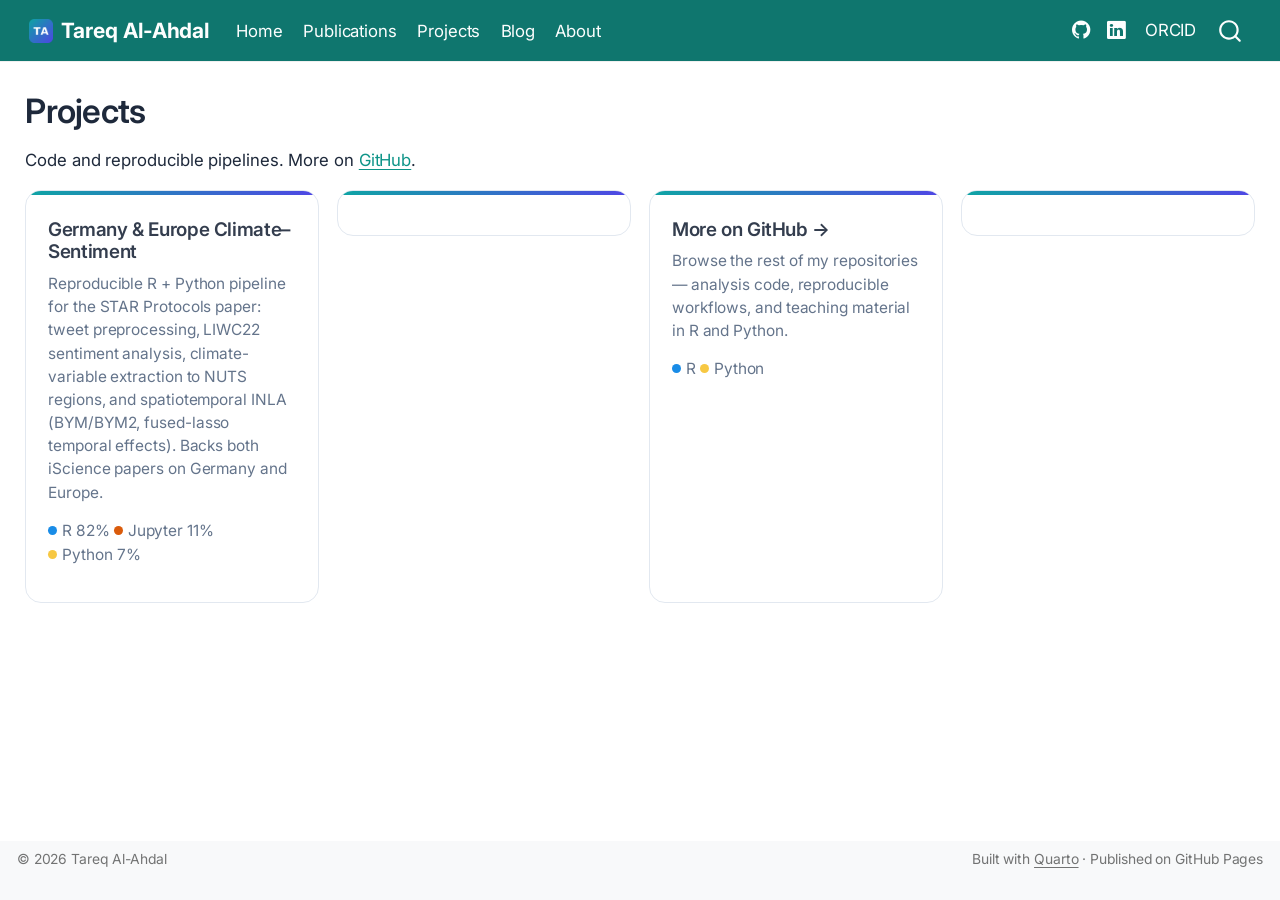
<file: projects.html>
<!DOCTYPE html>
<html xmlns="http://www.w3.org/1999/xhtml" lang="en" xml:lang="en"><head>

<meta charset="utf-8">
<meta name="generator" content="quarto-1.9.38">

<meta name="viewport" content="width=device-width, initial-scale=1.0, user-scalable=yes">


<title>Projects — Tareq Al-Ahdal – Tareq Al-Ahdal</title>
<style>
/* Default styles provided by pandoc.
** See https://pandoc.org/MANUAL.html#variables-for-html for config info.
*/
code{white-space: pre-wrap;}
span.smallcaps{font-variant: small-caps;}
div.columns{display: flex; gap: min(4vw, 1.5em);}
div.column{flex: auto; overflow-x: auto;}
div.hanging-indent{margin-left: 1.5em; text-indent: -1.5em;}
ul.task-list{list-style: none;}
ul.task-list li input[type="checkbox"] {
  width: 0.8em;
  margin: 0 0.8em 0.2em -1em; /* quarto-specific, see https://github.com/quarto-dev/quarto-cli/issues/4556 */ 
  vertical-align: middle;
}
</style>


<script src="site_libs/quarto-nav/quarto-nav.js"></script>
<script src="site_libs/quarto-nav/headroom.min.js"></script>
<script src="site_libs/clipboard/clipboard.min.js"></script>
<script src="site_libs/quarto-search/autocomplete.umd.js"></script>
<script src="site_libs/quarto-search/fuse.min.js"></script>
<script src="site_libs/quarto-search/quarto-search.js"></script>
<meta name="quarto:offset" content="./">
<link href="./images/logo.png" rel="icon" type="image/png">
<script src="site_libs/quarto-html/quarto.js" type="module"></script>
<script src="site_libs/quarto-html/tabsets/tabsets.js" type="module"></script>
<script src="site_libs/quarto-html/popper.min.js"></script>
<script src="site_libs/quarto-html/tippy.umd.min.js"></script>
<script src="site_libs/quarto-html/anchor.min.js"></script>
<link href="site_libs/quarto-html/tippy.css" rel="stylesheet">
<link href="site_libs/quarto-html/quarto-syntax-highlighting-de63f62b328812d8e578a4d74e282472.css" rel="stylesheet" id="quarto-text-highlighting-styles">
<script src="site_libs/bootstrap/bootstrap.min.js"></script>
<link href="site_libs/bootstrap/bootstrap-icons.css" rel="stylesheet">
<link href="site_libs/bootstrap/bootstrap-56cea1492749a53a4a9ebf262769b437.min.css" rel="stylesheet" append-hash="true" id="quarto-bootstrap" data-mode="light">
<script id="quarto-search-options" type="application/json">{
  "location": "navbar",
  "copy-button": false,
  "collapse-after": 3,
  "panel-placement": "end",
  "type": "overlay",
  "limit": 50,
  "keyboard-shortcut": [
    "f",
    "/",
    "s"
  ],
  "show-item-context": false,
  "language": {
    "search-no-results-text": "No results",
    "search-matching-documents-text": "matching documents",
    "search-copy-link-title": "Copy link to search",
    "search-hide-matches-text": "Hide additional matches",
    "search-more-match-text": "more match in this document",
    "search-more-matches-text": "more matches in this document",
    "search-clear-button-title": "Clear",
    "search-text-placeholder": "",
    "search-detached-cancel-button-title": "Cancel",
    "search-submit-button-title": "Submit",
    "search-label": "Search"
  }
}</script>


<link rel="stylesheet" href="styles.css">
</head>

<body class="nav-fixed quarto-light">

<div id="quarto-search-results"></div>
  <header id="quarto-header" class="headroom fixed-top">
    <nav class="navbar navbar-expand-lg " data-bs-theme="dark">
      <div class="navbar-container container-fluid">
      <div class="navbar-brand-container mx-auto">
    <a href="./index.html" class="navbar-brand navbar-brand-logo">
    <img src="./images/logo.png" alt="" class="navbar-logo light-content">
    <img src="./images/logo.png" alt="" class="navbar-logo dark-content">
    </a>
    <a class="navbar-brand" href="./index.html">
    <span class="navbar-title">Tareq Al-Ahdal</span>
    </a>
  </div>
            <div id="quarto-search" class="" title="Search"></div>
          <button class="navbar-toggler" type="button" data-bs-toggle="collapse" data-bs-target="#navbarCollapse" aria-controls="navbarCollapse" role="menu" aria-expanded="false" aria-label="Toggle navigation" onclick="if (window.quartoToggleHeadroom) { window.quartoToggleHeadroom(); }">
  <span class="navbar-toggler-icon"></span>
</button>
          <div class="collapse navbar-collapse" id="navbarCollapse">
            <ul class="navbar-nav navbar-nav-scroll me-auto">
  <li class="nav-item">
    <a class="nav-link" href="./index.html"> 
<span class="menu-text">Home</span></a>
  </li>  
  <li class="nav-item">
    <a class="nav-link" href="./publications.html"> 
<span class="menu-text">Publications</span></a>
  </li>  
  <li class="nav-item">
    <a class="nav-link active" href="./projects.html" aria-current="page"> 
<span class="menu-text">Projects</span></a>
  </li>  
  <li class="nav-item">
    <a class="nav-link" href="./blog.html"> 
<span class="menu-text">Blog</span></a>
  </li>  
  <li class="nav-item">
    <a class="nav-link" href="./about.html"> 
<span class="menu-text">About</span></a>
  </li>  
</ul>
            <ul class="navbar-nav navbar-nav-scroll ms-auto">
  <li class="nav-item compact">
    <a class="nav-link" href="https://github.com/alahdalta1"> <i class="bi bi-github" role="img" aria-label="GitHub">
</i> 
<span class="menu-text"></span></a>
  </li>  
  <li class="nav-item compact">
    <a class="nav-link" href="https://www.linkedin.com/in/tareq-al-ahdal-6515a4145/"> <i class="bi bi-linkedin" role="img" aria-label="LinkedIn">
</i> 
<span class="menu-text"></span></a>
  </li>  
  <li class="nav-item">
    <a class="nav-link" href="https://orcid.org/0000-0001-6693-4525"> 
<span class="menu-text">ORCID</span></a>
  </li>  
</ul>
          </div> <!-- /navcollapse -->
            <div class="quarto-navbar-tools">
</div>
      </div> <!-- /container-fluid -->
    </nav>
</header>
<!-- content -->
<div id="quarto-content" class="quarto-container page-columns page-rows-contents page-layout-full page-navbar">
<!-- sidebar -->
<!-- margin-sidebar -->
    
<!-- main -->
<main class="content column-page" id="quarto-document-content">

<header id="title-block-header" class="quarto-title-block default">
<div class="quarto-title">
<h1 class="title">Projects</h1>
</div>



<div class="quarto-title-meta column-page">

    
  
    
  </div>
  


</header>


<p>Code and reproducible pipelines. More on <a href="https://github.com/alahdalta1">GitHub</a>.</p>
<div class="projects">
<a class="proj-card" href="https://github.com/alahdalta1/Germany_Climate_Sentiment_Paper" target="_blank" rel="noopener">
<h3 class="anchored">
Germany &amp; Europe Climate–Sentiment
</h3>
<p>
Reproducible R + Python pipeline for the STAR Protocols paper: tweet preprocessing, LIWC22 sentiment analysis, climate-variable extraction to NUTS regions, and spatiotemporal INLA (BYM/BYM2, fused-lasso temporal effects). Backs both iScience papers on Germany and Europe.
</p>
<div class="langs">
<p><span class="lang"><span class="dot r"></span>R 82%</span> <span class="lang"><span class="dot jn"></span>Jupyter 11%</span> <span class="lang"><span class="dot py"></span>Python 7%</span></p>
</div>
</a><p><a class="proj-card" href="https://github.com/alahdalta1/Germany_Climate_Sentiment_Paper" target="_blank" rel="noopener"></a></p>
<a class="proj-card" href="https://github.com/alahdalta1" target="_blank" rel="noopener">
<h3 class="anchored">
More on GitHub →
</h3>
<p>
Browse the rest of my repositories — analysis code, reproducible workflows, and teaching material in R and Python.
</p>
<div class="langs">
<p><span class="lang"><span class="dot r"></span>R</span> <span class="lang"><span class="dot py"></span>Python</span></p>
</div>
</a><p><a class="proj-card" href="https://github.com/alahdalta1" target="_blank" rel="noopener"></a></p>
</div>



</main> <!-- /main -->
<script id="quarto-html-after-body" type="application/javascript">
  window.document.addEventListener("DOMContentLoaded", function (event) {
    const icon = "";
    const anchorJS = new window.AnchorJS();
    anchorJS.options = {
      placement: 'right',
      icon: icon
    };
    anchorJS.add('.anchored');
    const isCodeAnnotation = (el) => {
      for (const clz of el.classList) {
        if (clz.startsWith('code-annotation-')) {                     
          return true;
        }
      }
      return false;
    }
    const onCopySuccess = function(e) {
      // button target
      const button = e.trigger;
      // don't keep focus
      button.blur();
      // flash "checked"
      button.classList.add('code-copy-button-checked');
      var currentTitle = button.getAttribute("title");
      button.setAttribute("title", "Copied!");
      let tooltip;
      if (window.bootstrap) {
        button.setAttribute("data-bs-toggle", "tooltip");
        button.setAttribute("data-bs-placement", "left");
        button.setAttribute("data-bs-title", "Copied!");
        tooltip = new bootstrap.Tooltip(button, 
          { trigger: "manual", 
            customClass: "code-copy-button-tooltip",
            offset: [0, -8]});
        tooltip.show();    
      }
      setTimeout(function() {
        if (tooltip) {
          tooltip.hide();
          button.removeAttribute("data-bs-title");
          button.removeAttribute("data-bs-toggle");
          button.removeAttribute("data-bs-placement");
        }
        button.setAttribute("title", currentTitle);
        button.classList.remove('code-copy-button-checked');
      }, 1000);
      // clear code selection
      e.clearSelection();
    }
    const getTextToCopy = function(trigger) {
      const outerScaffold = trigger.parentElement.cloneNode(true);
      const codeEl = outerScaffold.querySelector('code');
      for (const childEl of codeEl.children) {
        if (isCodeAnnotation(childEl)) {
          childEl.remove();
        }
      }
      return codeEl.innerText;
    }
    const clipboard = new window.ClipboardJS('.code-copy-button:not([data-in-quarto-modal])', {
      text: getTextToCopy
    });
    clipboard.on('success', onCopySuccess);
    if (window.document.getElementById('quarto-embedded-source-code-modal')) {
      const clipboardModal = new window.ClipboardJS('.code-copy-button[data-in-quarto-modal]', {
        text: getTextToCopy,
        container: window.document.getElementById('quarto-embedded-source-code-modal')
      });
      clipboardModal.on('success', onCopySuccess);
    }
      var localhostRegex = new RegExp(/^(?:http|https):\/\/localhost\:?[0-9]*\//);
      var mailtoRegex = new RegExp(/^mailto:/);
        var filterRegex = new RegExp("https:\/\/alahdalta1\.github\.io");
      var isInternal = (href) => {
          return filterRegex.test(href) || localhostRegex.test(href) || mailtoRegex.test(href);
      }
      // Inspect non-navigation links and adorn them if external
     var links = window.document.querySelectorAll('a[href]:not(.nav-link):not(.navbar-brand):not(.toc-action):not(.sidebar-link):not(.sidebar-item-toggle):not(.pagination-link):not(.no-external):not([aria-hidden]):not(.dropdown-item):not(.quarto-navigation-tool):not(.about-link)');
      for (var i=0; i<links.length; i++) {
        const link = links[i];
        if (!isInternal(link.href)) {
          // undo the damage that might have been done by quarto-nav.js in the case of
          // links that we want to consider external
          if (link.dataset.originalHref !== undefined) {
            link.href = link.dataset.originalHref;
          }
        }
      }
    function tippyHover(el, contentFn, onTriggerFn, onUntriggerFn) {
      const config = {
        allowHTML: true,
        maxWidth: 500,
        delay: 100,
        arrow: false,
        appendTo: function(el) {
            return el.parentElement;
        },
        interactive: true,
        interactiveBorder: 10,
        theme: 'quarto',
        placement: 'bottom-start',
      };
      if (contentFn) {
        config.content = contentFn;
      }
      if (onTriggerFn) {
        config.onTrigger = onTriggerFn;
      }
      if (onUntriggerFn) {
        config.onUntrigger = onUntriggerFn;
      }
      window.tippy(el, config); 
    }
    const noterefs = window.document.querySelectorAll('a[role="doc-noteref"]');
    for (var i=0; i<noterefs.length; i++) {
      const ref = noterefs[i];
      tippyHover(ref, function() {
        // use id or data attribute instead here
        let href = ref.getAttribute('data-footnote-href') || ref.getAttribute('href');
        try { href = new URL(href).hash; } catch {}
        const id = href.replace(/^#\/?/, "");
        const note = window.document.getElementById(id);
        if (note) {
          return note.innerHTML;
        } else {
          return "";
        }
      });
    }
    const xrefs = window.document.querySelectorAll('a.quarto-xref');
    const processXRef = (id, note) => {
      // Strip column container classes
      const stripColumnClz = (el) => {
        el.classList.remove("page-full", "page-columns");
        if (el.children) {
          for (const child of el.children) {
            stripColumnClz(child);
          }
        }
      }
      stripColumnClz(note)
      if (id === null || id.startsWith('sec-')) {
        // Special case sections, only their first couple elements
        const container = document.createElement("div");
        if (note.children && note.children.length > 2) {
          container.appendChild(note.children[0].cloneNode(true));
          for (let i = 1; i < note.children.length; i++) {
            const child = note.children[i];
            if (child.tagName === "P" && child.innerText === "") {
              continue;
            } else {
              container.appendChild(child.cloneNode(true));
              break;
            }
          }
          if (window.Quarto?.typesetMath) {
            window.Quarto.typesetMath(container);
          }
          return container.innerHTML
        } else {
          if (window.Quarto?.typesetMath) {
            window.Quarto.typesetMath(note);
          }
          return note.innerHTML;
        }
      } else {
        // Remove any anchor links if they are present
        const anchorLink = note.querySelector('a.anchorjs-link');
        if (anchorLink) {
          anchorLink.remove();
        }
        if (window.Quarto?.typesetMath) {
          window.Quarto.typesetMath(note);
        }
        if (note.classList.contains("callout")) {
          return note.outerHTML;
        } else {
          return note.innerHTML;
        }
      }
    }
    for (var i=0; i<xrefs.length; i++) {
      const xref = xrefs[i];
      tippyHover(xref, undefined, function(instance) {
        instance.disable();
        let url = xref.getAttribute('href');
        let hash = undefined; 
        if (url.startsWith('#')) {
          hash = url;
        } else {
          try { hash = new URL(url).hash; } catch {}
        }
        if (hash) {
          const id = hash.replace(/^#\/?/, "");
          const note = window.document.getElementById(id);
          if (note !== null) {
            try {
              const html = processXRef(id, note.cloneNode(true));
              instance.setContent(html);
            } finally {
              instance.enable();
              instance.show();
            }
          } else {
            // See if we can fetch this
            fetch(url.split('#')[0])
            .then(res => res.text())
            .then(html => {
              const parser = new DOMParser();
              const htmlDoc = parser.parseFromString(html, "text/html");
              const note = htmlDoc.getElementById(id);
              if (note !== null) {
                const html = processXRef(id, note);
                instance.setContent(html);
              } 
            }).finally(() => {
              instance.enable();
              instance.show();
            });
          }
        } else {
          // See if we can fetch a full url (with no hash to target)
          // This is a special case and we should probably do some content thinning / targeting
          fetch(url)
          .then(res => res.text())
          .then(html => {
            const parser = new DOMParser();
            const htmlDoc = parser.parseFromString(html, "text/html");
            const note = htmlDoc.querySelector('main.content');
            if (note !== null) {
              // This should only happen for chapter cross references
              // (since there is no id in the URL)
              // remove the first header
              if (note.children.length > 0 && note.children[0].tagName === "HEADER") {
                note.children[0].remove();
              }
              const html = processXRef(null, note);
              instance.setContent(html);
            } 
          }).finally(() => {
            instance.enable();
            instance.show();
          });
        }
      }, function(instance) {
      });
    }
        let selectedAnnoteEl;
        const selectorForAnnotation = ( cell, annotation) => {
          let cellAttr = 'data-code-cell="' + cell + '"';
          let lineAttr = 'data-code-annotation="' +  annotation + '"';
          const selector = 'span[' + cellAttr + '][' + lineAttr + ']';
          return selector;
        }
        const selectCodeLines = (annoteEl) => {
          const doc = window.document;
          const targetCell = annoteEl.getAttribute("data-target-cell");
          const targetAnnotation = annoteEl.getAttribute("data-target-annotation");
          const annoteSpan = window.document.querySelector(selectorForAnnotation(targetCell, targetAnnotation));
          const lines = annoteSpan.getAttribute("data-code-lines").split(",");
          const lineIds = lines.map((line) => {
            return targetCell + "-" + line;
          })
          let top = null;
          let height = null;
          let parent = null;
          if (lineIds.length > 0) {
              //compute the position of the single el (top and bottom and make a div)
              const el = window.document.getElementById(lineIds[0]);
              top = el.offsetTop;
              height = el.offsetHeight;
              parent = el.parentElement.parentElement;
            if (lineIds.length > 1) {
              const lastEl = window.document.getElementById(lineIds[lineIds.length - 1]);
              const bottom = lastEl.offsetTop + lastEl.offsetHeight;
              height = bottom - top;
            }
            if (top !== null && height !== null && parent !== null) {
              // cook up a div (if necessary) and position it 
              let div = window.document.getElementById("code-annotation-line-highlight");
              if (div === null) {
                div = window.document.createElement("div");
                div.setAttribute("id", "code-annotation-line-highlight");
                div.style.position = 'absolute';
                parent.appendChild(div);
              }
              div.style.top = top - 2 + "px";
              div.style.height = height + 4 + "px";
              div.style.left = 0;
              let gutterDiv = window.document.getElementById("code-annotation-line-highlight-gutter");
              if (gutterDiv === null) {
                gutterDiv = window.document.createElement("div");
                gutterDiv.setAttribute("id", "code-annotation-line-highlight-gutter");
                gutterDiv.style.position = 'absolute';
                const codeCell = window.document.getElementById(targetCell);
                const gutter = codeCell.querySelector('.code-annotation-gutter');
                gutter.appendChild(gutterDiv);
              }
              gutterDiv.style.top = top - 2 + "px";
              gutterDiv.style.height = height + 4 + "px";
            }
            selectedAnnoteEl = annoteEl;
          }
        };
        const unselectCodeLines = () => {
          const elementsIds = ["code-annotation-line-highlight", "code-annotation-line-highlight-gutter"];
          elementsIds.forEach((elId) => {
            const div = window.document.getElementById(elId);
            if (div) {
              div.remove();
            }
          });
          selectedAnnoteEl = undefined;
        };
          // Handle positioning of the toggle
      window.addEventListener(
        "resize",
        throttle(() => {
          elRect = undefined;
          if (selectedAnnoteEl) {
            selectCodeLines(selectedAnnoteEl);
          }
        }, 10)
      );
      function throttle(fn, ms) {
      let throttle = false;
      let timer;
        return (...args) => {
          if(!throttle) { // first call gets through
              fn.apply(this, args);
              throttle = true;
          } else { // all the others get throttled
              if(timer) clearTimeout(timer); // cancel #2
              timer = setTimeout(() => {
                fn.apply(this, args);
                timer = throttle = false;
              }, ms);
          }
        };
      }
        // Attach click handler to the DT
        const annoteDls = window.document.querySelectorAll('dt[data-target-cell]');
        for (const annoteDlNode of annoteDls) {
          annoteDlNode.addEventListener('click', (event) => {
            const clickedEl = event.target;
            if (clickedEl !== selectedAnnoteEl) {
              unselectCodeLines();
              const activeEl = window.document.querySelector('dt[data-target-cell].code-annotation-active');
              if (activeEl) {
                activeEl.classList.remove('code-annotation-active');
              }
              selectCodeLines(clickedEl);
              clickedEl.classList.add('code-annotation-active');
            } else {
              // Unselect the line
              unselectCodeLines();
              clickedEl.classList.remove('code-annotation-active');
            }
          });
        }
    const findCites = (el) => {
      const parentEl = el.parentElement;
      if (parentEl) {
        const cites = parentEl.dataset.cites;
        if (cites) {
          return {
            el,
            cites: cites.split(' ')
          };
        } else {
          return findCites(el.parentElement)
        }
      } else {
        return undefined;
      }
    };
    var bibliorefs = window.document.querySelectorAll('a[role="doc-biblioref"]');
    for (var i=0; i<bibliorefs.length; i++) {
      const ref = bibliorefs[i];
      const citeInfo = findCites(ref);
      if (citeInfo) {
        tippyHover(citeInfo.el, function() {
          var popup = window.document.createElement('div');
          citeInfo.cites.forEach(function(cite) {
            var citeDiv = window.document.createElement('div');
            citeDiv.classList.add('hanging-indent');
            citeDiv.classList.add('csl-entry');
            var biblioDiv = window.document.getElementById('ref-' + cite);
            if (biblioDiv) {
              citeDiv.innerHTML = biblioDiv.innerHTML;
            }
            popup.appendChild(citeDiv);
          });
          return popup.innerHTML;
        });
      }
    }
  });
  </script>
</div> <!-- /content -->
<footer class="footer">
  <div class="nav-footer">
    <div class="nav-footer-left">
<p>© 2026 Tareq Al-Ahdal</p>
</div>   
    <div class="nav-footer-center">
      &nbsp;
    </div>
    <div class="nav-footer-right">
<p>Built with <a href="https://quarto.org">Quarto</a> · Published on GitHub Pages</p>
</div>
  </div>
</footer>




</body></html>
</file>
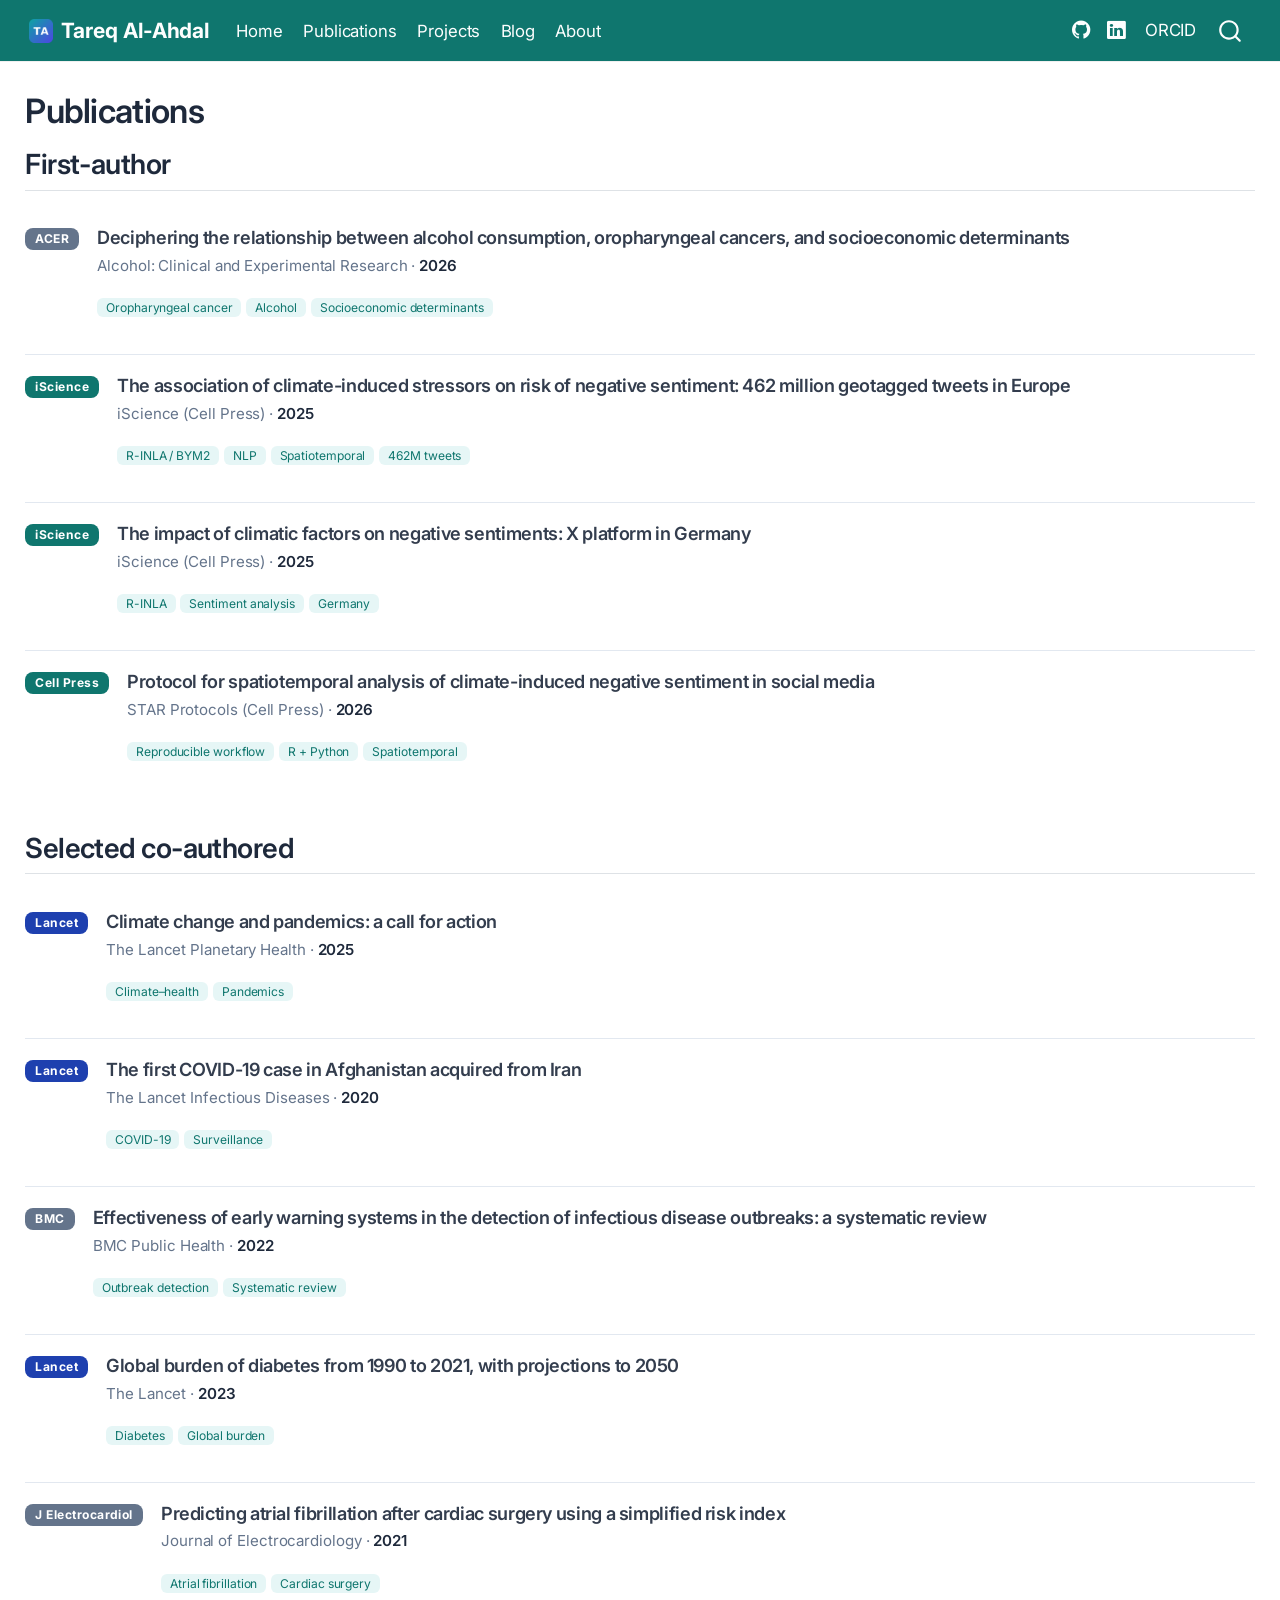
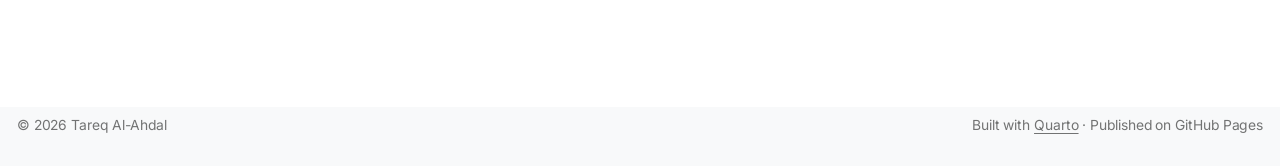
<file: publications.html>
<!DOCTYPE html>
<html xmlns="http://www.w3.org/1999/xhtml" lang="en" xml:lang="en"><head>

<meta charset="utf-8">
<meta name="generator" content="quarto-1.9.38">

<meta name="viewport" content="width=device-width, initial-scale=1.0, user-scalable=yes">


<title>Publications — Tareq Al-Ahdal – Tareq Al-Ahdal</title>
<style>
/* Default styles provided by pandoc.
** See https://pandoc.org/MANUAL.html#variables-for-html for config info.
*/
code{white-space: pre-wrap;}
span.smallcaps{font-variant: small-caps;}
div.columns{display: flex; gap: min(4vw, 1.5em);}
div.column{flex: auto; overflow-x: auto;}
div.hanging-indent{margin-left: 1.5em; text-indent: -1.5em;}
ul.task-list{list-style: none;}
ul.task-list li input[type="checkbox"] {
  width: 0.8em;
  margin: 0 0.8em 0.2em -1em; /* quarto-specific, see https://github.com/quarto-dev/quarto-cli/issues/4556 */ 
  vertical-align: middle;
}
</style>


<script src="site_libs/quarto-nav/quarto-nav.js"></script>
<script src="site_libs/quarto-nav/headroom.min.js"></script>
<script src="site_libs/clipboard/clipboard.min.js"></script>
<script src="site_libs/quarto-search/autocomplete.umd.js"></script>
<script src="site_libs/quarto-search/fuse.min.js"></script>
<script src="site_libs/quarto-search/quarto-search.js"></script>
<meta name="quarto:offset" content="./">
<link href="./images/logo.png" rel="icon" type="image/png">
<script src="site_libs/quarto-html/quarto.js" type="module"></script>
<script src="site_libs/quarto-html/tabsets/tabsets.js" type="module"></script>
<script src="site_libs/quarto-html/popper.min.js"></script>
<script src="site_libs/quarto-html/tippy.umd.min.js"></script>
<script src="site_libs/quarto-html/anchor.min.js"></script>
<link href="site_libs/quarto-html/tippy.css" rel="stylesheet">
<link href="site_libs/quarto-html/quarto-syntax-highlighting-de63f62b328812d8e578a4d74e282472.css" rel="stylesheet" id="quarto-text-highlighting-styles">
<script src="site_libs/bootstrap/bootstrap.min.js"></script>
<link href="site_libs/bootstrap/bootstrap-icons.css" rel="stylesheet">
<link href="site_libs/bootstrap/bootstrap-56cea1492749a53a4a9ebf262769b437.min.css" rel="stylesheet" append-hash="true" id="quarto-bootstrap" data-mode="light">
<script id="quarto-search-options" type="application/json">{
  "location": "navbar",
  "copy-button": false,
  "collapse-after": 3,
  "panel-placement": "end",
  "type": "overlay",
  "limit": 50,
  "keyboard-shortcut": [
    "f",
    "/",
    "s"
  ],
  "show-item-context": false,
  "language": {
    "search-no-results-text": "No results",
    "search-matching-documents-text": "matching documents",
    "search-copy-link-title": "Copy link to search",
    "search-hide-matches-text": "Hide additional matches",
    "search-more-match-text": "more match in this document",
    "search-more-matches-text": "more matches in this document",
    "search-clear-button-title": "Clear",
    "search-text-placeholder": "",
    "search-detached-cancel-button-title": "Cancel",
    "search-submit-button-title": "Submit",
    "search-label": "Search"
  }
}</script>


<link rel="stylesheet" href="styles.css">
</head>

<body class="nav-fixed quarto-light">

<div id="quarto-search-results"></div>
  <header id="quarto-header" class="headroom fixed-top">
    <nav class="navbar navbar-expand-lg " data-bs-theme="dark">
      <div class="navbar-container container-fluid">
      <div class="navbar-brand-container mx-auto">
    <a href="./index.html" class="navbar-brand navbar-brand-logo">
    <img src="./images/logo.png" alt="" class="navbar-logo light-content">
    <img src="./images/logo.png" alt="" class="navbar-logo dark-content">
    </a>
    <a class="navbar-brand" href="./index.html">
    <span class="navbar-title">Tareq Al-Ahdal</span>
    </a>
  </div>
            <div id="quarto-search" class="" title="Search"></div>
          <button class="navbar-toggler" type="button" data-bs-toggle="collapse" data-bs-target="#navbarCollapse" aria-controls="navbarCollapse" role="menu" aria-expanded="false" aria-label="Toggle navigation" onclick="if (window.quartoToggleHeadroom) { window.quartoToggleHeadroom(); }">
  <span class="navbar-toggler-icon"></span>
</button>
          <div class="collapse navbar-collapse" id="navbarCollapse">
            <ul class="navbar-nav navbar-nav-scroll me-auto">
  <li class="nav-item">
    <a class="nav-link" href="./index.html"> 
<span class="menu-text">Home</span></a>
  </li>  
  <li class="nav-item">
    <a class="nav-link active" href="./publications.html" aria-current="page"> 
<span class="menu-text">Publications</span></a>
  </li>  
  <li class="nav-item">
    <a class="nav-link" href="./projects.html"> 
<span class="menu-text">Projects</span></a>
  </li>  
  <li class="nav-item">
    <a class="nav-link" href="./blog.html"> 
<span class="menu-text">Blog</span></a>
  </li>  
  <li class="nav-item">
    <a class="nav-link" href="./about.html"> 
<span class="menu-text">About</span></a>
  </li>  
</ul>
            <ul class="navbar-nav navbar-nav-scroll ms-auto">
  <li class="nav-item compact">
    <a class="nav-link" href="https://github.com/alahdalta1"> <i class="bi bi-github" role="img" aria-label="GitHub">
</i> 
<span class="menu-text"></span></a>
  </li>  
  <li class="nav-item compact">
    <a class="nav-link" href="https://www.linkedin.com/in/tareq-al-ahdal-6515a4145/"> <i class="bi bi-linkedin" role="img" aria-label="LinkedIn">
</i> 
<span class="menu-text"></span></a>
  </li>  
  <li class="nav-item">
    <a class="nav-link" href="https://orcid.org/0000-0001-6693-4525"> 
<span class="menu-text">ORCID</span></a>
  </li>  
</ul>
          </div> <!-- /navcollapse -->
            <div class="quarto-navbar-tools">
</div>
      </div> <!-- /container-fluid -->
    </nav>
</header>
<!-- content -->
<div id="quarto-content" class="quarto-container page-columns page-rows-contents page-layout-full page-navbar">
<!-- sidebar -->
<!-- margin-sidebar -->
    
<!-- main -->
<main class="content column-page" id="quarto-document-content">

<header id="title-block-header" class="quarto-title-block default">
<div class="quarto-title">
<h1 class="title">Publications</h1>
</div>



<div class="quarto-title-meta column-page">

    
  
    
  </div>
  


</header>


<section id="first-author" class="level2">
<h2 class="anchored" data-anchor-id="first-author">First-author</h2>
<div class="pub">
<p><span class="badge other">ACER</span></p>
<section id="deciphering-the-relationship-between-alcohol-consumption-oropharyngeal-cancers-and-socioeconomic-determinants" class="level3">
<h3 class="anchored" data-anchor-id="deciphering-the-relationship-between-alcohol-consumption-oropharyngeal-cancers-and-socioeconomic-determinants">Deciphering the relationship between alcohol consumption, oropharyngeal cancers, and socioeconomic determinants</h3>
<div class="venue">
<p>Alcohol: Clinical and Experimental Research · <span class="yr">2026</span></p>
</div>
<div class="tags">
<p><span class="tag">Oropharyngeal cancer</span> <span class="tag">Alcohol</span> <span class="tag">Socioeconomic determinants</span></p>
</div>
</section>
</div>
<div class="pub">
<p><span class="badge iscience">iScience</span></p>
<section id="the-association-of-climate-induced-stressors-on-risk-of-negative-sentiment-462-million-geotagged-tweets-in-europe" class="level3">
<h3 class="anchored" data-anchor-id="the-association-of-climate-induced-stressors-on-risk-of-negative-sentiment-462-million-geotagged-tweets-in-europe">The association of climate-induced stressors on risk of negative sentiment: 462 million geotagged tweets in Europe</h3>
<div class="venue">
<p>iScience (Cell Press) · <span class="yr">2025</span></p>
</div>
<div class="tags">
<p><span class="tag">R-INLA / BYM2</span> <span class="tag">NLP</span> <span class="tag">Spatiotemporal</span> <span class="tag">462M tweets</span></p>
</div>
</section>
</div>
<div class="pub">
<p><span class="badge iscience">iScience</span></p>
<section id="the-impact-of-climatic-factors-on-negative-sentiments-x-platform-in-germany" class="level3">
<h3 class="anchored" data-anchor-id="the-impact-of-climatic-factors-on-negative-sentiments-x-platform-in-germany">The impact of climatic factors on negative sentiments: X platform in Germany</h3>
<div class="venue">
<p>iScience (Cell Press) · <span class="yr">2025</span></p>
</div>
<div class="tags">
<p><span class="tag">R-INLA</span> <span class="tag">Sentiment analysis</span> <span class="tag">Germany</span></p>
</div>
</section>
</div>
<div class="pub">
<p><span class="badge iscience">Cell Press</span></p>
<section id="protocol-for-spatiotemporal-analysis-of-climate-induced-negative-sentiment-in-social-media" class="level3">
<h3 class="anchored" data-anchor-id="protocol-for-spatiotemporal-analysis-of-climate-induced-negative-sentiment-in-social-media">Protocol for spatiotemporal analysis of climate-induced negative sentiment in social media</h3>
<div class="venue">
<p>STAR Protocols (Cell Press) · <span class="yr">2026</span></p>
</div>
<div class="tags">
<p><span class="tag">Reproducible workflow</span> <span class="tag">R + Python</span> <span class="tag">Spatiotemporal</span></p>
</div>
</section>
</div>
</section>
<section id="selected-co-authored" class="level2">
<h2 class="anchored" data-anchor-id="selected-co-authored">Selected co-authored</h2>
<div class="pub">
<p><span class="badge lancet">Lancet</span></p>
<section id="climate-change-and-pandemics-a-call-for-action" class="level3">
<h3 class="anchored" data-anchor-id="climate-change-and-pandemics-a-call-for-action">Climate change and pandemics: a call for action</h3>
<div class="venue">
<p>The Lancet Planetary Health · <span class="yr">2025</span></p>
</div>
<div class="tags">
<p><span class="tag">Climate–health</span> <span class="tag">Pandemics</span></p>
</div>
</section>
</div>
<div class="pub">
<p><span class="badge lancet">Lancet</span></p>
<section id="the-first-covid-19-case-in-afghanistan-acquired-from-iran" class="level3">
<h3 class="anchored" data-anchor-id="the-first-covid-19-case-in-afghanistan-acquired-from-iran">The first COVID-19 case in Afghanistan acquired from Iran</h3>
<div class="venue">
<p>The Lancet Infectious Diseases · <span class="yr">2020</span></p>
</div>
<div class="tags">
<p><span class="tag">COVID-19</span> <span class="tag">Surveillance</span></p>
</div>
</section>
</div>
<div class="pub">
<p><span class="badge other">BMC</span></p>
<section id="effectiveness-of-early-warning-systems-in-the-detection-of-infectious-disease-outbreaks-a-systematic-review" class="level3">
<h3 class="anchored" data-anchor-id="effectiveness-of-early-warning-systems-in-the-detection-of-infectious-disease-outbreaks-a-systematic-review">Effectiveness of early warning systems in the detection of infectious disease outbreaks: a systematic review</h3>
<div class="venue">
<p>BMC Public Health · <span class="yr">2022</span></p>
</div>
<div class="tags">
<p><span class="tag">Outbreak detection</span> <span class="tag">Systematic review</span></p>
</div>
</section>
</div>
<div class="pub">
<p><span class="badge lancet">Lancet</span></p>
<section id="global-burden-of-diabetes-from-1990-to-2021-with-projections-to-2050" class="level3">
<h3 class="anchored" data-anchor-id="global-burden-of-diabetes-from-1990-to-2021-with-projections-to-2050">Global burden of diabetes from 1990 to 2021, with projections to 2050</h3>
<div class="venue">
<p>The Lancet · <span class="yr">2023</span></p>
</div>
<div class="tags">
<p><span class="tag">Diabetes</span> <span class="tag">Global burden</span></p>
</div>
</section>
</div>
<div class="pub">
<p><span class="badge other">J Electrocardiol</span></p>
<section id="predicting-atrial-fibrillation-after-cardiac-surgery-using-a-simplified-risk-index" class="level3">
<h3 class="anchored" data-anchor-id="predicting-atrial-fibrillation-after-cardiac-surgery-using-a-simplified-risk-index">Predicting atrial fibrillation after cardiac surgery using a simplified risk index</h3>
<div class="venue">
<p>Journal of Electrocardiology · <span class="yr">2021</span></p>
</div>
<div class="tags">
<p><span class="tag">Atrial fibrillation</span> <span class="tag">Cardiac surgery</span></p>
</div>
</section>
</div>


</section>

</main> <!-- /main -->
<script id="quarto-html-after-body" type="application/javascript">
  window.document.addEventListener("DOMContentLoaded", function (event) {
    const icon = "";
    const anchorJS = new window.AnchorJS();
    anchorJS.options = {
      placement: 'right',
      icon: icon
    };
    anchorJS.add('.anchored');
    const isCodeAnnotation = (el) => {
      for (const clz of el.classList) {
        if (clz.startsWith('code-annotation-')) {                     
          return true;
        }
      }
      return false;
    }
    const onCopySuccess = function(e) {
      // button target
      const button = e.trigger;
      // don't keep focus
      button.blur();
      // flash "checked"
      button.classList.add('code-copy-button-checked');
      var currentTitle = button.getAttribute("title");
      button.setAttribute("title", "Copied!");
      let tooltip;
      if (window.bootstrap) {
        button.setAttribute("data-bs-toggle", "tooltip");
        button.setAttribute("data-bs-placement", "left");
        button.setAttribute("data-bs-title", "Copied!");
        tooltip = new bootstrap.Tooltip(button, 
          { trigger: "manual", 
            customClass: "code-copy-button-tooltip",
            offset: [0, -8]});
        tooltip.show();    
      }
      setTimeout(function() {
        if (tooltip) {
          tooltip.hide();
          button.removeAttribute("data-bs-title");
          button.removeAttribute("data-bs-toggle");
          button.removeAttribute("data-bs-placement");
        }
        button.setAttribute("title", currentTitle);
        button.classList.remove('code-copy-button-checked');
      }, 1000);
      // clear code selection
      e.clearSelection();
    }
    const getTextToCopy = function(trigger) {
      const outerScaffold = trigger.parentElement.cloneNode(true);
      const codeEl = outerScaffold.querySelector('code');
      for (const childEl of codeEl.children) {
        if (isCodeAnnotation(childEl)) {
          childEl.remove();
        }
      }
      return codeEl.innerText;
    }
    const clipboard = new window.ClipboardJS('.code-copy-button:not([data-in-quarto-modal])', {
      text: getTextToCopy
    });
    clipboard.on('success', onCopySuccess);
    if (window.document.getElementById('quarto-embedded-source-code-modal')) {
      const clipboardModal = new window.ClipboardJS('.code-copy-button[data-in-quarto-modal]', {
        text: getTextToCopy,
        container: window.document.getElementById('quarto-embedded-source-code-modal')
      });
      clipboardModal.on('success', onCopySuccess);
    }
      var localhostRegex = new RegExp(/^(?:http|https):\/\/localhost\:?[0-9]*\//);
      var mailtoRegex = new RegExp(/^mailto:/);
        var filterRegex = new RegExp("https:\/\/alahdalta1\.github\.io");
      var isInternal = (href) => {
          return filterRegex.test(href) || localhostRegex.test(href) || mailtoRegex.test(href);
      }
      // Inspect non-navigation links and adorn them if external
     var links = window.document.querySelectorAll('a[href]:not(.nav-link):not(.navbar-brand):not(.toc-action):not(.sidebar-link):not(.sidebar-item-toggle):not(.pagination-link):not(.no-external):not([aria-hidden]):not(.dropdown-item):not(.quarto-navigation-tool):not(.about-link)');
      for (var i=0; i<links.length; i++) {
        const link = links[i];
        if (!isInternal(link.href)) {
          // undo the damage that might have been done by quarto-nav.js in the case of
          // links that we want to consider external
          if (link.dataset.originalHref !== undefined) {
            link.href = link.dataset.originalHref;
          }
        }
      }
    function tippyHover(el, contentFn, onTriggerFn, onUntriggerFn) {
      const config = {
        allowHTML: true,
        maxWidth: 500,
        delay: 100,
        arrow: false,
        appendTo: function(el) {
            return el.parentElement;
        },
        interactive: true,
        interactiveBorder: 10,
        theme: 'quarto',
        placement: 'bottom-start',
      };
      if (contentFn) {
        config.content = contentFn;
      }
      if (onTriggerFn) {
        config.onTrigger = onTriggerFn;
      }
      if (onUntriggerFn) {
        config.onUntrigger = onUntriggerFn;
      }
      window.tippy(el, config); 
    }
    const noterefs = window.document.querySelectorAll('a[role="doc-noteref"]');
    for (var i=0; i<noterefs.length; i++) {
      const ref = noterefs[i];
      tippyHover(ref, function() {
        // use id or data attribute instead here
        let href = ref.getAttribute('data-footnote-href') || ref.getAttribute('href');
        try { href = new URL(href).hash; } catch {}
        const id = href.replace(/^#\/?/, "");
        const note = window.document.getElementById(id);
        if (note) {
          return note.innerHTML;
        } else {
          return "";
        }
      });
    }
    const xrefs = window.document.querySelectorAll('a.quarto-xref');
    const processXRef = (id, note) => {
      // Strip column container classes
      const stripColumnClz = (el) => {
        el.classList.remove("page-full", "page-columns");
        if (el.children) {
          for (const child of el.children) {
            stripColumnClz(child);
          }
        }
      }
      stripColumnClz(note)
      if (id === null || id.startsWith('sec-')) {
        // Special case sections, only their first couple elements
        const container = document.createElement("div");
        if (note.children && note.children.length > 2) {
          container.appendChild(note.children[0].cloneNode(true));
          for (let i = 1; i < note.children.length; i++) {
            const child = note.children[i];
            if (child.tagName === "P" && child.innerText === "") {
              continue;
            } else {
              container.appendChild(child.cloneNode(true));
              break;
            }
          }
          if (window.Quarto?.typesetMath) {
            window.Quarto.typesetMath(container);
          }
          return container.innerHTML
        } else {
          if (window.Quarto?.typesetMath) {
            window.Quarto.typesetMath(note);
          }
          return note.innerHTML;
        }
      } else {
        // Remove any anchor links if they are present
        const anchorLink = note.querySelector('a.anchorjs-link');
        if (anchorLink) {
          anchorLink.remove();
        }
        if (window.Quarto?.typesetMath) {
          window.Quarto.typesetMath(note);
        }
        if (note.classList.contains("callout")) {
          return note.outerHTML;
        } else {
          return note.innerHTML;
        }
      }
    }
    for (var i=0; i<xrefs.length; i++) {
      const xref = xrefs[i];
      tippyHover(xref, undefined, function(instance) {
        instance.disable();
        let url = xref.getAttribute('href');
        let hash = undefined; 
        if (url.startsWith('#')) {
          hash = url;
        } else {
          try { hash = new URL(url).hash; } catch {}
        }
        if (hash) {
          const id = hash.replace(/^#\/?/, "");
          const note = window.document.getElementById(id);
          if (note !== null) {
            try {
              const html = processXRef(id, note.cloneNode(true));
              instance.setContent(html);
            } finally {
              instance.enable();
              instance.show();
            }
          } else {
            // See if we can fetch this
            fetch(url.split('#')[0])
            .then(res => res.text())
            .then(html => {
              const parser = new DOMParser();
              const htmlDoc = parser.parseFromString(html, "text/html");
              const note = htmlDoc.getElementById(id);
              if (note !== null) {
                const html = processXRef(id, note);
                instance.setContent(html);
              } 
            }).finally(() => {
              instance.enable();
              instance.show();
            });
          }
        } else {
          // See if we can fetch a full url (with no hash to target)
          // This is a special case and we should probably do some content thinning / targeting
          fetch(url)
          .then(res => res.text())
          .then(html => {
            const parser = new DOMParser();
            const htmlDoc = parser.parseFromString(html, "text/html");
            const note = htmlDoc.querySelector('main.content');
            if (note !== null) {
              // This should only happen for chapter cross references
              // (since there is no id in the URL)
              // remove the first header
              if (note.children.length > 0 && note.children[0].tagName === "HEADER") {
                note.children[0].remove();
              }
              const html = processXRef(null, note);
              instance.setContent(html);
            } 
          }).finally(() => {
            instance.enable();
            instance.show();
          });
        }
      }, function(instance) {
      });
    }
        let selectedAnnoteEl;
        const selectorForAnnotation = ( cell, annotation) => {
          let cellAttr = 'data-code-cell="' + cell + '"';
          let lineAttr = 'data-code-annotation="' +  annotation + '"';
          const selector = 'span[' + cellAttr + '][' + lineAttr + ']';
          return selector;
        }
        const selectCodeLines = (annoteEl) => {
          const doc = window.document;
          const targetCell = annoteEl.getAttribute("data-target-cell");
          const targetAnnotation = annoteEl.getAttribute("data-target-annotation");
          const annoteSpan = window.document.querySelector(selectorForAnnotation(targetCell, targetAnnotation));
          const lines = annoteSpan.getAttribute("data-code-lines").split(",");
          const lineIds = lines.map((line) => {
            return targetCell + "-" + line;
          })
          let top = null;
          let height = null;
          let parent = null;
          if (lineIds.length > 0) {
              //compute the position of the single el (top and bottom and make a div)
              const el = window.document.getElementById(lineIds[0]);
              top = el.offsetTop;
              height = el.offsetHeight;
              parent = el.parentElement.parentElement;
            if (lineIds.length > 1) {
              const lastEl = window.document.getElementById(lineIds[lineIds.length - 1]);
              const bottom = lastEl.offsetTop + lastEl.offsetHeight;
              height = bottom - top;
            }
            if (top !== null && height !== null && parent !== null) {
              // cook up a div (if necessary) and position it 
              let div = window.document.getElementById("code-annotation-line-highlight");
              if (div === null) {
                div = window.document.createElement("div");
                div.setAttribute("id", "code-annotation-line-highlight");
                div.style.position = 'absolute';
                parent.appendChild(div);
              }
              div.style.top = top - 2 + "px";
              div.style.height = height + 4 + "px";
              div.style.left = 0;
              let gutterDiv = window.document.getElementById("code-annotation-line-highlight-gutter");
              if (gutterDiv === null) {
                gutterDiv = window.document.createElement("div");
                gutterDiv.setAttribute("id", "code-annotation-line-highlight-gutter");
                gutterDiv.style.position = 'absolute';
                const codeCell = window.document.getElementById(targetCell);
                const gutter = codeCell.querySelector('.code-annotation-gutter');
                gutter.appendChild(gutterDiv);
              }
              gutterDiv.style.top = top - 2 + "px";
              gutterDiv.style.height = height + 4 + "px";
            }
            selectedAnnoteEl = annoteEl;
          }
        };
        const unselectCodeLines = () => {
          const elementsIds = ["code-annotation-line-highlight", "code-annotation-line-highlight-gutter"];
          elementsIds.forEach((elId) => {
            const div = window.document.getElementById(elId);
            if (div) {
              div.remove();
            }
          });
          selectedAnnoteEl = undefined;
        };
          // Handle positioning of the toggle
      window.addEventListener(
        "resize",
        throttle(() => {
          elRect = undefined;
          if (selectedAnnoteEl) {
            selectCodeLines(selectedAnnoteEl);
          }
        }, 10)
      );
      function throttle(fn, ms) {
      let throttle = false;
      let timer;
        return (...args) => {
          if(!throttle) { // first call gets through
              fn.apply(this, args);
              throttle = true;
          } else { // all the others get throttled
              if(timer) clearTimeout(timer); // cancel #2
              timer = setTimeout(() => {
                fn.apply(this, args);
                timer = throttle = false;
              }, ms);
          }
        };
      }
        // Attach click handler to the DT
        const annoteDls = window.document.querySelectorAll('dt[data-target-cell]');
        for (const annoteDlNode of annoteDls) {
          annoteDlNode.addEventListener('click', (event) => {
            const clickedEl = event.target;
            if (clickedEl !== selectedAnnoteEl) {
              unselectCodeLines();
              const activeEl = window.document.querySelector('dt[data-target-cell].code-annotation-active');
              if (activeEl) {
                activeEl.classList.remove('code-annotation-active');
              }
              selectCodeLines(clickedEl);
              clickedEl.classList.add('code-annotation-active');
            } else {
              // Unselect the line
              unselectCodeLines();
              clickedEl.classList.remove('code-annotation-active');
            }
          });
        }
    const findCites = (el) => {
      const parentEl = el.parentElement;
      if (parentEl) {
        const cites = parentEl.dataset.cites;
        if (cites) {
          return {
            el,
            cites: cites.split(' ')
          };
        } else {
          return findCites(el.parentElement)
        }
      } else {
        return undefined;
      }
    };
    var bibliorefs = window.document.querySelectorAll('a[role="doc-biblioref"]');
    for (var i=0; i<bibliorefs.length; i++) {
      const ref = bibliorefs[i];
      const citeInfo = findCites(ref);
      if (citeInfo) {
        tippyHover(citeInfo.el, function() {
          var popup = window.document.createElement('div');
          citeInfo.cites.forEach(function(cite) {
            var citeDiv = window.document.createElement('div');
            citeDiv.classList.add('hanging-indent');
            citeDiv.classList.add('csl-entry');
            var biblioDiv = window.document.getElementById('ref-' + cite);
            if (biblioDiv) {
              citeDiv.innerHTML = biblioDiv.innerHTML;
            }
            popup.appendChild(citeDiv);
          });
          return popup.innerHTML;
        });
      }
    }
  });
  </script>
</div> <!-- /content -->
<footer class="footer">
  <div class="nav-footer">
    <div class="nav-footer-left">
<p>© 2026 Tareq Al-Ahdal</p>
</div>   
    <div class="nav-footer-center">
      &nbsp;
    </div>
    <div class="nav-footer-right">
<p>Built with <a href="https://quarto.org">Quarto</a> · Published on GitHub Pages</p>
</div>
  </div>
</footer>




</body></html>
</file>
<file: site_libs/quarto-html/tippy.css>
.tippy-box[data-animation=fade][data-state=hidden]{opacity:0}[data-tippy-root]{max-width:calc(100vw - 10px)}.tippy-box{position:relative;background-color:#333;color:#fff;border-radius:4px;font-size:14px;line-height:1.4;white-space:normal;outline:0;transition-property:transform,visibility,opacity}.tippy-box[data-placement^=top]>.tippy-arrow{bottom:0}.tippy-box[data-placement^=top]>.tippy-arrow:before{bottom:-7px;left:0;border-width:8px 8px 0;border-top-color:initial;transform-origin:center top}.tippy-box[data-placement^=bottom]>.tippy-arrow{top:0}.tippy-box[data-placement^=bottom]>.tippy-arrow:before{top:-7px;left:0;border-width:0 8px 8px;border-bottom-color:initial;transform-origin:center bottom}.tippy-box[data-placement^=left]>.tippy-arrow{right:0}.tippy-box[data-placement^=left]>.tippy-arrow:before{border-width:8px 0 8px 8px;border-left-color:initial;right:-7px;transform-origin:center left}.tippy-box[data-placement^=right]>.tippy-arrow{left:0}.tippy-box[data-placement^=right]>.tippy-arrow:before{left:-7px;border-width:8px 8px 8px 0;border-right-color:initial;transform-origin:center right}.tippy-box[data-inertia][data-state=visible]{transition-timing-function:cubic-bezier(.54,1.5,.38,1.11)}.tippy-arrow{width:16px;height:16px;color:#333}.tippy-arrow:before{content:"";position:absolute;border-color:transparent;border-style:solid}.tippy-content{position:relative;padding:5px 9px;z-index:1}
</file>
<file: site_libs/quarto-html/quarto-syntax-highlighting-de63f62b328812d8e578a4d74e282472.css>
/* quarto syntax highlight colors */
:root {
  --quarto-hl-al-color: #ff5555;
  --quarto-hl-an-color: #6a737d;
  --quarto-hl-at-color: #d73a49;
  --quarto-hl-bn-color: #005cc5;
  --quarto-hl-bu-color: #d73a49;
  --quarto-hl-ch-color: #032f62;
  --quarto-hl-co-color: #6a737d;
  --quarto-hl-cv-color: #6a737d;
  --quarto-hl-cn-color: #005cc5;
  --quarto-hl-cf-color: #d73a49;
  --quarto-hl-dt-color: #d73a49;
  --quarto-hl-dv-color: #005cc5;
  --quarto-hl-do-color: #6a737d;
  --quarto-hl-er-color: #ff5555;
  --quarto-hl-ex-color: #d73a49;
  --quarto-hl-fl-color: #005cc5;
  --quarto-hl-fu-color: #6f42c1;
  --quarto-hl-im-color: #032f62;
  --quarto-hl-in-color: #6a737d;
  --quarto-hl-kw-color: #d73a49;
  --quarto-hl-op-color: #24292e;
  --quarto-hl-pp-color: #d73a49;
  --quarto-hl-re-color: #6a737d;
  --quarto-hl-sc-color: #005cc5;
  --quarto-hl-ss-color: #032f62;
  --quarto-hl-st-color: #032f62;
  --quarto-hl-va-color: #e36209;
  --quarto-hl-vs-color: #032f62;
  --quarto-hl-wa-color: #ff5555;
}

/* other quarto variables */
:root {
  --quarto-font-monospace: SFMono-Regular, Menlo, Monaco, Consolas, "Liberation Mono", "Courier New", monospace;
}

/* syntax highlight based on Pandoc's rules */
pre > code.sourceCode > span {
  color: #24292e;
}

code.sourceCode > span {
  color: #24292e;
}

div.sourceCode,
div.sourceCode pre.sourceCode {
  color: #24292e;
}

/* Normal */
code span {
  color: #24292e;
}

/* Alert */
code span.al {
  font-weight: bold;
  color: #ff5555;
}

/* Annotation */
code span.an {
  color: #6a737d;
}

/* Attribute */
code span.at {
  color: #d73a49;
}

/* BaseN */
code span.bn {
  color: #005cc5;
}

/* BuiltIn */
code span.bu {
  color: #d73a49;
}

/* ControlFlow */
code span.cf {
  color: #d73a49;
}

/* Char */
code span.ch {
  color: #032f62;
}

/* Constant */
code span.cn {
  color: #005cc5;
}

/* Comment */
code span.co {
  color: #6a737d;
}

/* CommentVar */
code span.cv {
  color: #6a737d;
}

/* Documentation */
code span.do {
  color: #6a737d;
}

/* DataType */
code span.dt {
  color: #d73a49;
}

/* DecVal */
code span.dv {
  color: #005cc5;
}

/* Error */
code span.er {
  color: #ff5555;
  text-decoration: underline;
}

/* Extension */
code span.ex {
  font-weight: bold;
  color: #d73a49;
}

/* Float */
code span.fl {
  color: #005cc5;
}

/* Function */
code span.fu {
  color: #6f42c1;
}

/* Import */
code span.im {
  color: #032f62;
}

/* Information */
code span.in {
  color: #6a737d;
}

/* Keyword */
code span.kw {
  color: #d73a49;
}

/* Operator */
code span.op {
  color: #24292e;
}

/* Preprocessor */
code span.pp {
  color: #d73a49;
}

/* RegionMarker */
code span.re {
  color: #6a737d;
}

/* SpecialChar */
code span.sc {
  color: #005cc5;
}

/* SpecialString */
code span.ss {
  color: #032f62;
}

/* String */
code span.st {
  color: #032f62;
}

/* Variable */
code span.va {
  color: #e36209;
}

/* VerbatimString */
code span.vs {
  color: #032f62;
}

/* Warning */
code span.wa {
  color: #ff5555;
}

.prevent-inlining {
  content: "</";
}

/*# sourceMappingURL=e073dde7d9be180d5cbafa952671d6f8.css.map */
</file>
<file: styles.css>
/* ===== Tareq Al-Ahdal — vibrant modern academic site ===== */

:root{
  --teal:#0EA5A4;
  --teal-deep:#0F766E;
  --indigo:#4F46E5;
  --ink:#1E293B;
  --muted:#64748B;
  --line:#E2E8F0;
  --bg-soft:#F8FAFC;
}

/* ---------- HERO ---------- */
.hero{
  display:grid;
  grid-template-columns:1.4fr 1fr;
  gap:48px;
  align-items:center;
  padding:56px 0 40px;
  margin-bottom:8px;
}
.hero-text .eyebrow{
  display:inline-block;
  font-size:.78rem;font-weight:700;letter-spacing:.12em;text-transform:uppercase;
  color:var(--teal-deep);
  background:rgba(14,165,164,.10);
  padding:5px 12px;border-radius:999px;margin-bottom:18px;
}
.hero-text h1{
  font-size:clamp(2.4rem,5vw,3.4rem);
  line-height:1.05;margin:0 0 10px;
  background:linear-gradient(90deg,var(--teal-deep),var(--indigo));
  -webkit-background-clip:text;background-clip:text;-webkit-text-fill-color:transparent;
}
.hero-text .tagline{
  font-family:'Lora',serif;font-style:italic;font-size:1.3rem;color:var(--muted);
  margin-bottom:20px;
}
.hero-text p.bio{font-size:1.05rem;color:#334155;max-width:54ch;margin-bottom:24px}
.hero-cta{display:flex;gap:12px;flex-wrap:wrap}
.btn-primary-grad{
  display:inline-flex;align-items:center;gap:8px;
  background:linear-gradient(90deg,var(--teal),var(--indigo));
  color:#fff;font-weight:600;text-decoration:none;
  padding:11px 22px;border-radius:10px;font-size:.95rem;
  box-shadow:0 4px 14px rgba(79,70,229,.25);transition:transform .15s ease,box-shadow .15s ease;
}
.btn-primary-grad:hover{transform:translateY(-2px);box-shadow:0 8px 22px rgba(79,70,229,.35);color:#fff}
.btn-ghost{
  display:inline-flex;align-items:center;gap:8px;
  border:1.5px solid var(--line);color:var(--ink);font-weight:600;text-decoration:none;
  padding:11px 20px;border-radius:10px;font-size:.95rem;background:#fff;transition:all .15s ease;
}
.btn-ghost:hover{border-color:var(--teal);color:var(--teal-deep)}

/* photo */
.hero-photo{justify-self:center}
.hero-photo img{
  width:260px;height:260px;object-fit:cover;object-position:center 20%;border-radius:24px;
  box-shadow:0 16px 40px rgba(15,118,110,.20);
  border:4px solid #fff;
}
/* About page portrait (Quarto trestles template) — match hero crop */
.about-image{object-position:center 20%}
.hero-photo .placeholder{
  width:260px;height:260px;border-radius:24px;
  background:linear-gradient(135deg,var(--teal),var(--indigo));
  display:flex;align-items:center;justify-content:center;
  color:#fff;font-size:4rem;font-weight:800;letter-spacing:.02em;
  box-shadow:0 16px 40px rgba(15,118,110,.25);
}

/* ---------- STAT STRIP ---------- */
.stats{
  display:grid;grid-template-columns:repeat(3,1fr);gap:18px;
  margin:8px 0 48px;
}
.stat{
  background:var(--bg-soft);border:1px solid var(--line);border-radius:14px;
  padding:22px;text-align:center;
}
.stat .num{
  font-size:2rem;font-weight:800;
  background:linear-gradient(90deg,var(--teal-deep),var(--indigo));
  -webkit-background-clip:text;background-clip:text;-webkit-text-fill-color:transparent;
}
.stat .lbl{font-size:.85rem;color:var(--muted);margin-top:4px}

/* ---------- SECTION HEADINGS ---------- */
.section-head{display:flex;align-items:center;gap:14px;margin:8px 0 22px}
.section-head h2{margin:0;font-size:1.6rem}
.section-head .rule{flex:1;height:2px;background:linear-gradient(90deg,var(--teal),transparent);border-radius:2px}
.section-more{font-size:.9rem;font-weight:600;color:var(--teal-deep);text-decoration:none;white-space:nowrap}
.section-more:hover{text-decoration:underline}

/* ---------- PUBLICATION CARDS ---------- */
.pub{
  display:grid;grid-template-columns:auto 1fr;gap:18px;
  padding:18px 0;border-bottom:1px solid var(--line);
}
.pub:last-child{border-bottom:none}
.pub .badge{
  align-self:start;font-size:.72rem;font-weight:700;letter-spacing:.04em;
  padding:5px 10px;border-radius:8px;white-space:nowrap;color:#fff;
}
.badge.lancet{background:#1E40AF}
.badge.iscience{background:#0F766E}
.badge.other{background:#64748B}
.pub h3{font-size:1.08rem;margin:0 0 5px;line-height:1.35}
.pub .venue{font-size:.9rem;color:var(--muted);margin-bottom:6px}
.pub .venue .yr{color:var(--ink);font-weight:600}
.pub .tags{display:flex;gap:6px;flex-wrap:wrap;margin-top:6px}
.pub .tag{font-size:.72rem;color:var(--teal-deep);background:rgba(14,165,164,.10);padding:2px 9px;border-radius:6px}

/* ---------- PROJECT CARDS ---------- */
.projects{display:grid;grid-template-columns:repeat(auto-fit,minmax(280px,1fr));gap:18px;margin-bottom:8px}
.proj-card{
  display:block;text-decoration:none;color:inherit;
  border:1px solid var(--line);border-radius:16px;padding:22px;background:#fff;
  transition:transform .15s ease,box-shadow .15s ease,border-color .15s ease;
  position:relative;overflow:hidden;
}
.proj-card::before{content:"";position:absolute;inset:0 0 auto 0;height:4px;background:linear-gradient(90deg,var(--teal),var(--indigo))}
.proj-card:hover{transform:translateY(-3px);box-shadow:0 12px 30px rgba(15,23,42,.10);border-color:transparent}
.proj-card h3{font-size:1.12rem;margin:6px 0 8px}
.proj-card p{font-size:.92rem;color:var(--muted);margin-bottom:14px}
.proj-card .langs{display:flex;gap:8px;flex-wrap:wrap;font-size:.74rem;color:var(--ink)}
.proj-card .lang{display:inline-flex;align-items:center;gap:5px}
.proj-card .dot{width:9px;height:9px;border-radius:50%}
.dot.r{background:#198CE7}.dot.py{background:#F7C843}.dot.jn{background:#DA5B0B}

/* ---------- BLOG LIST ---------- */
.intro-block{max-width:680px;margin-bottom:8px}

@media (max-width:780px){
  .hero{grid-template-columns:1fr;text-align:center;gap:28px;padding-top:36px}
  .hero-text .eyebrow{margin-left:auto;margin-right:auto}
  .hero-cta{justify-content:center}
  .hero-photo img,.hero-photo .placeholder{width:200px;height:200px}
  .stats{grid-template-columns:1fr}
}
@media (prefers-reduced-motion:reduce){*{transition:none!important}}
a:focus-visible{outline:2px solid var(--indigo);outline-offset:3px;border-radius:4px}
</file>
